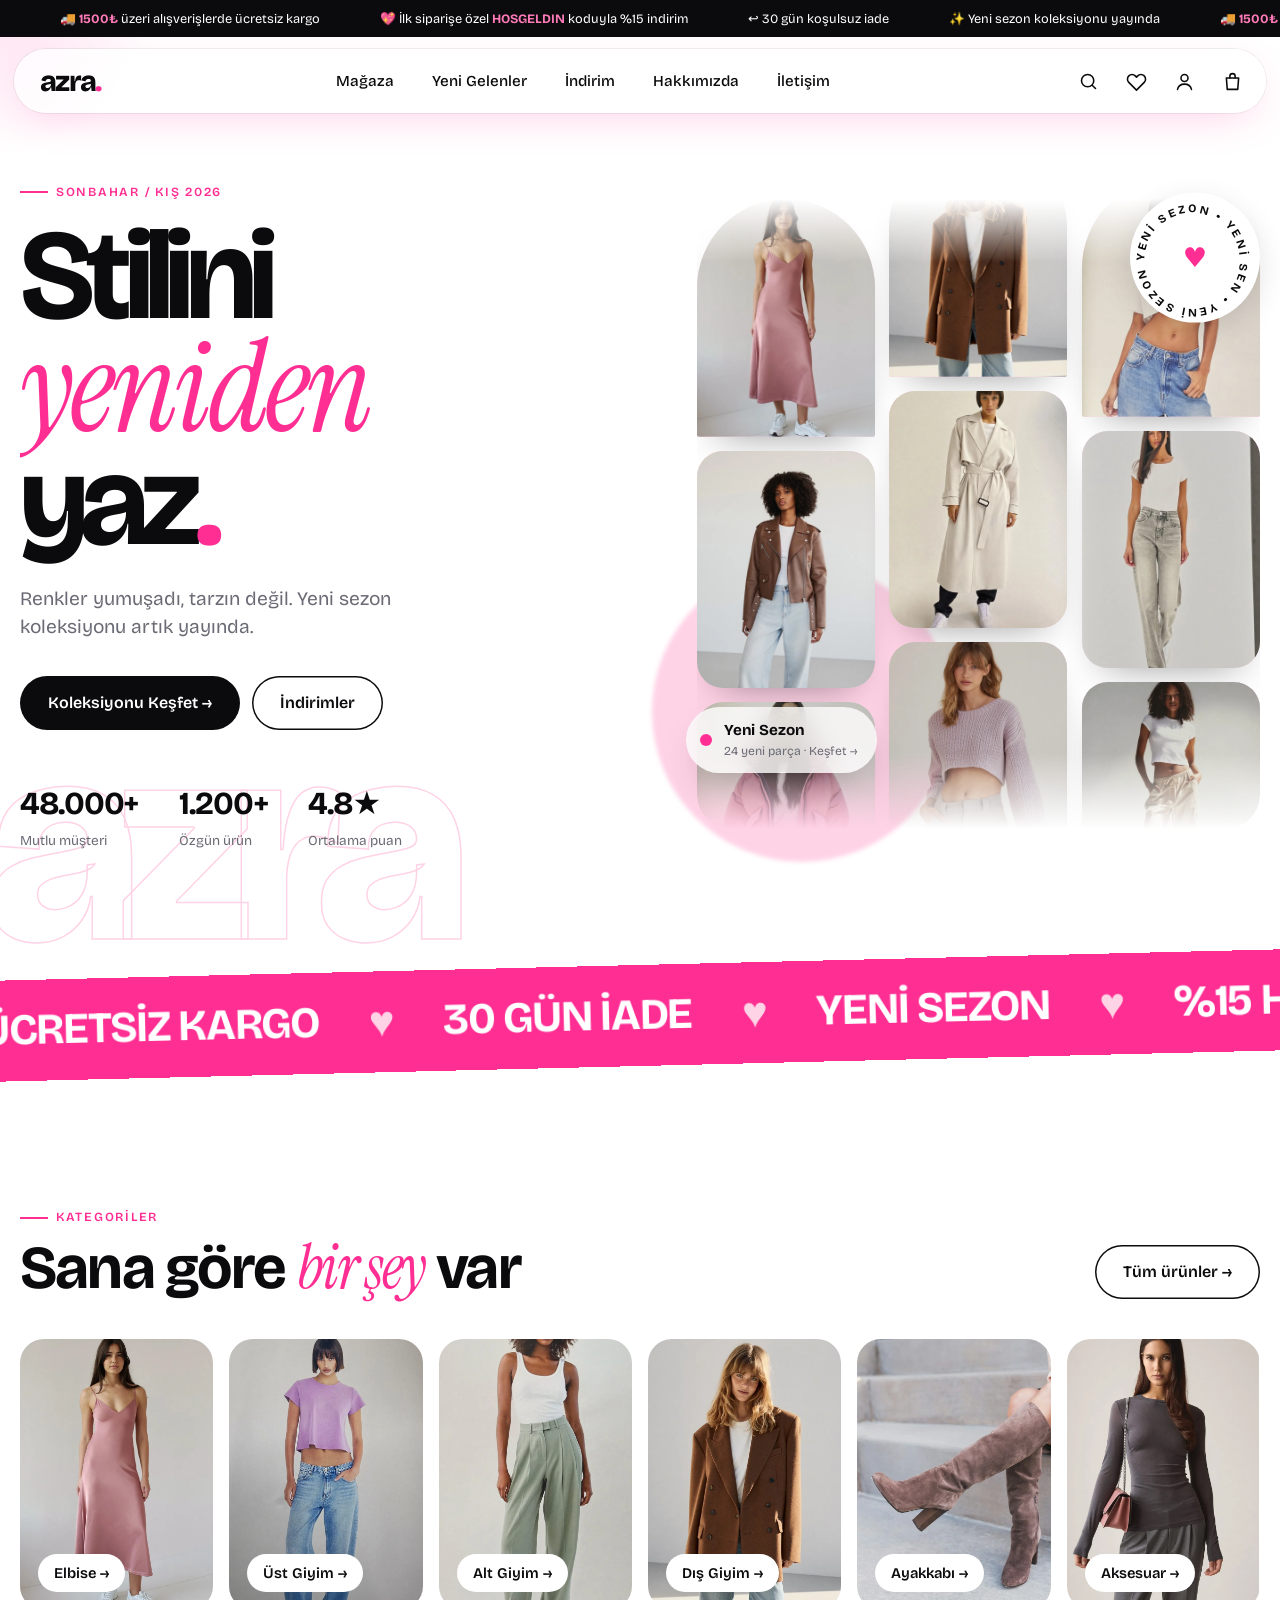
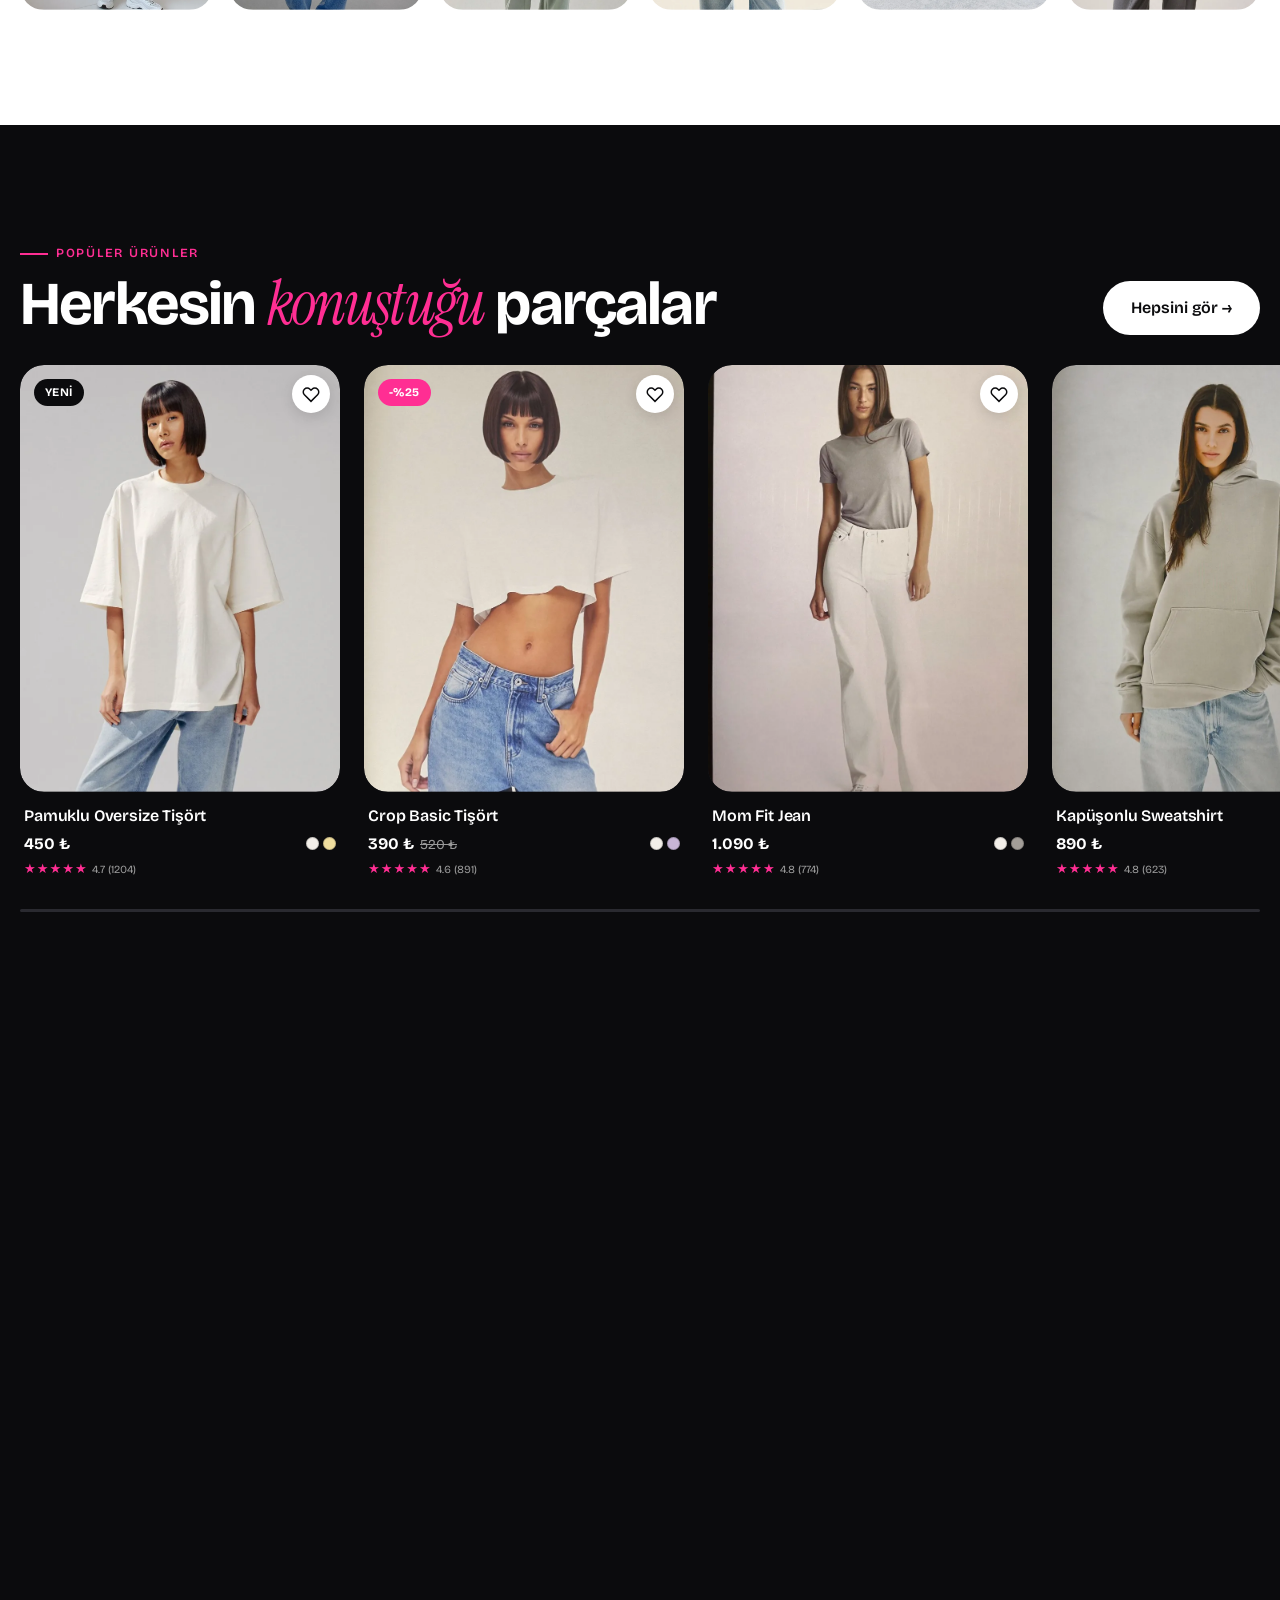
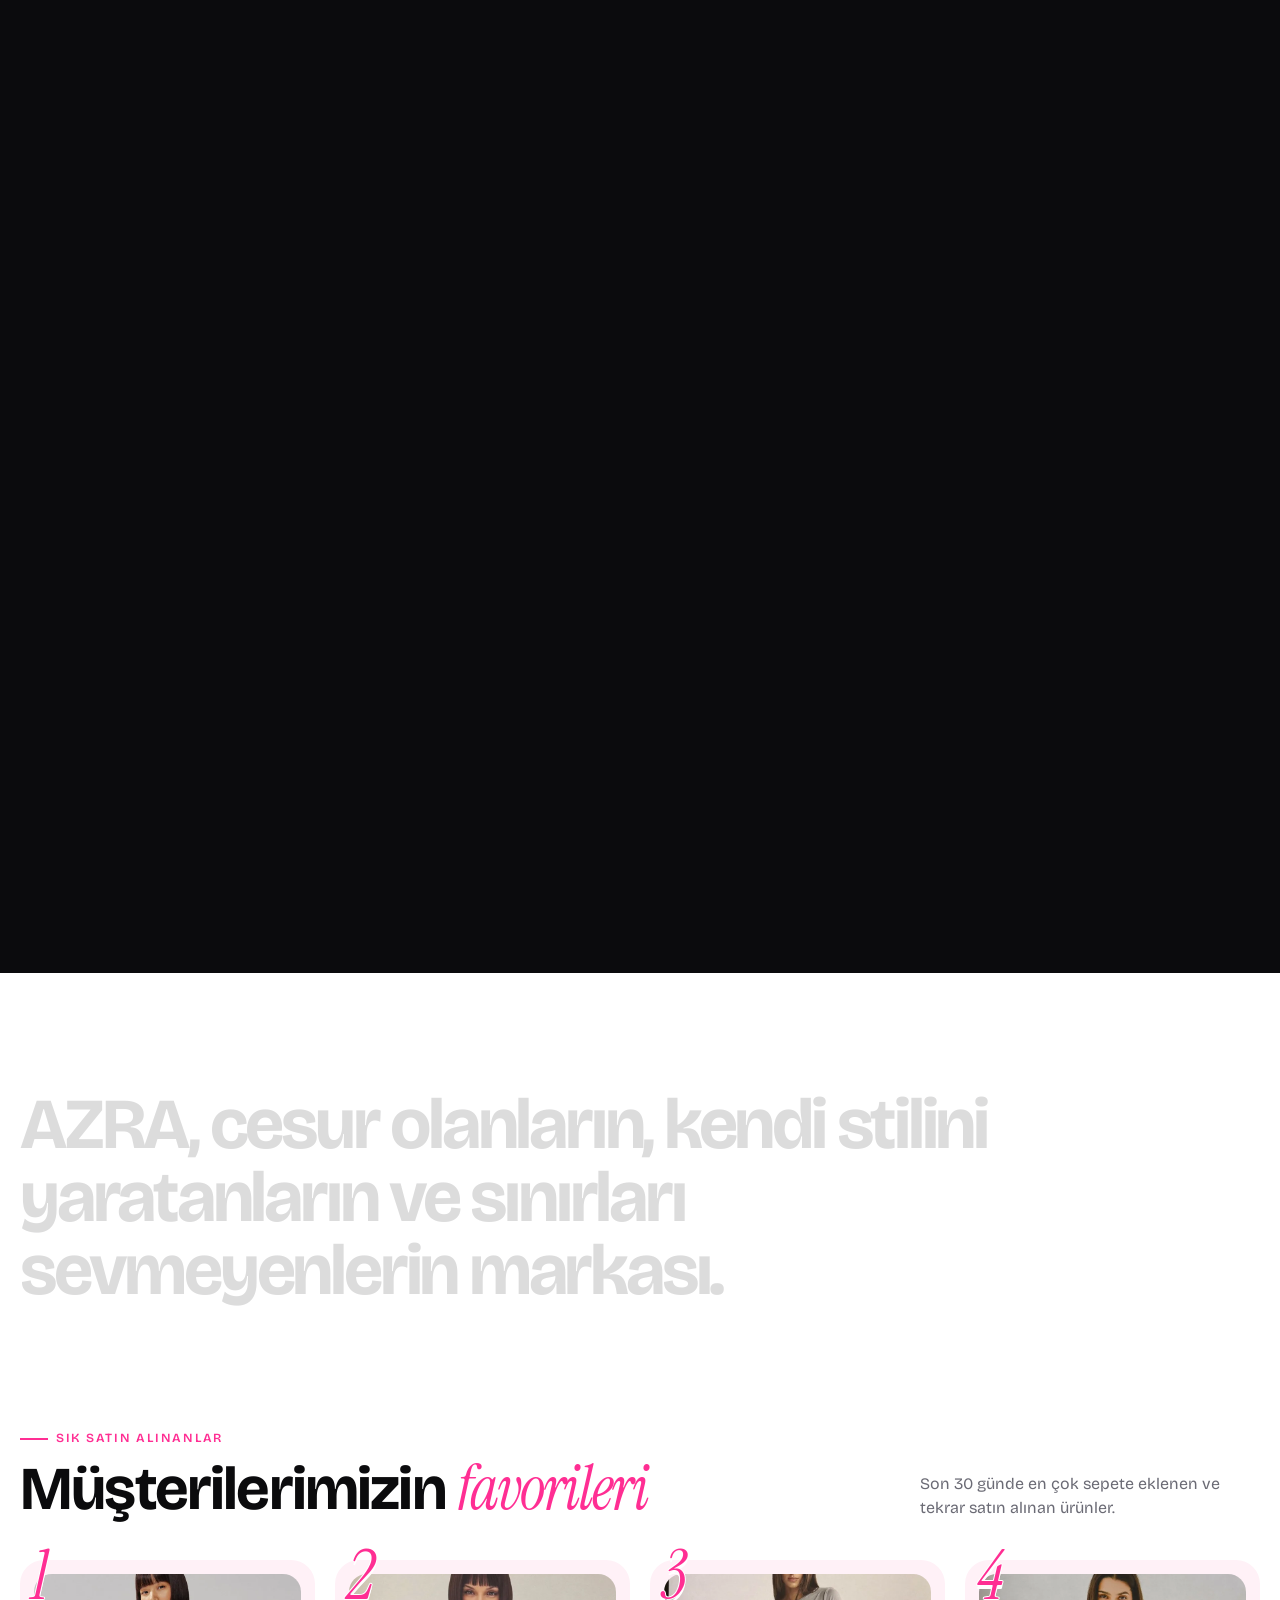
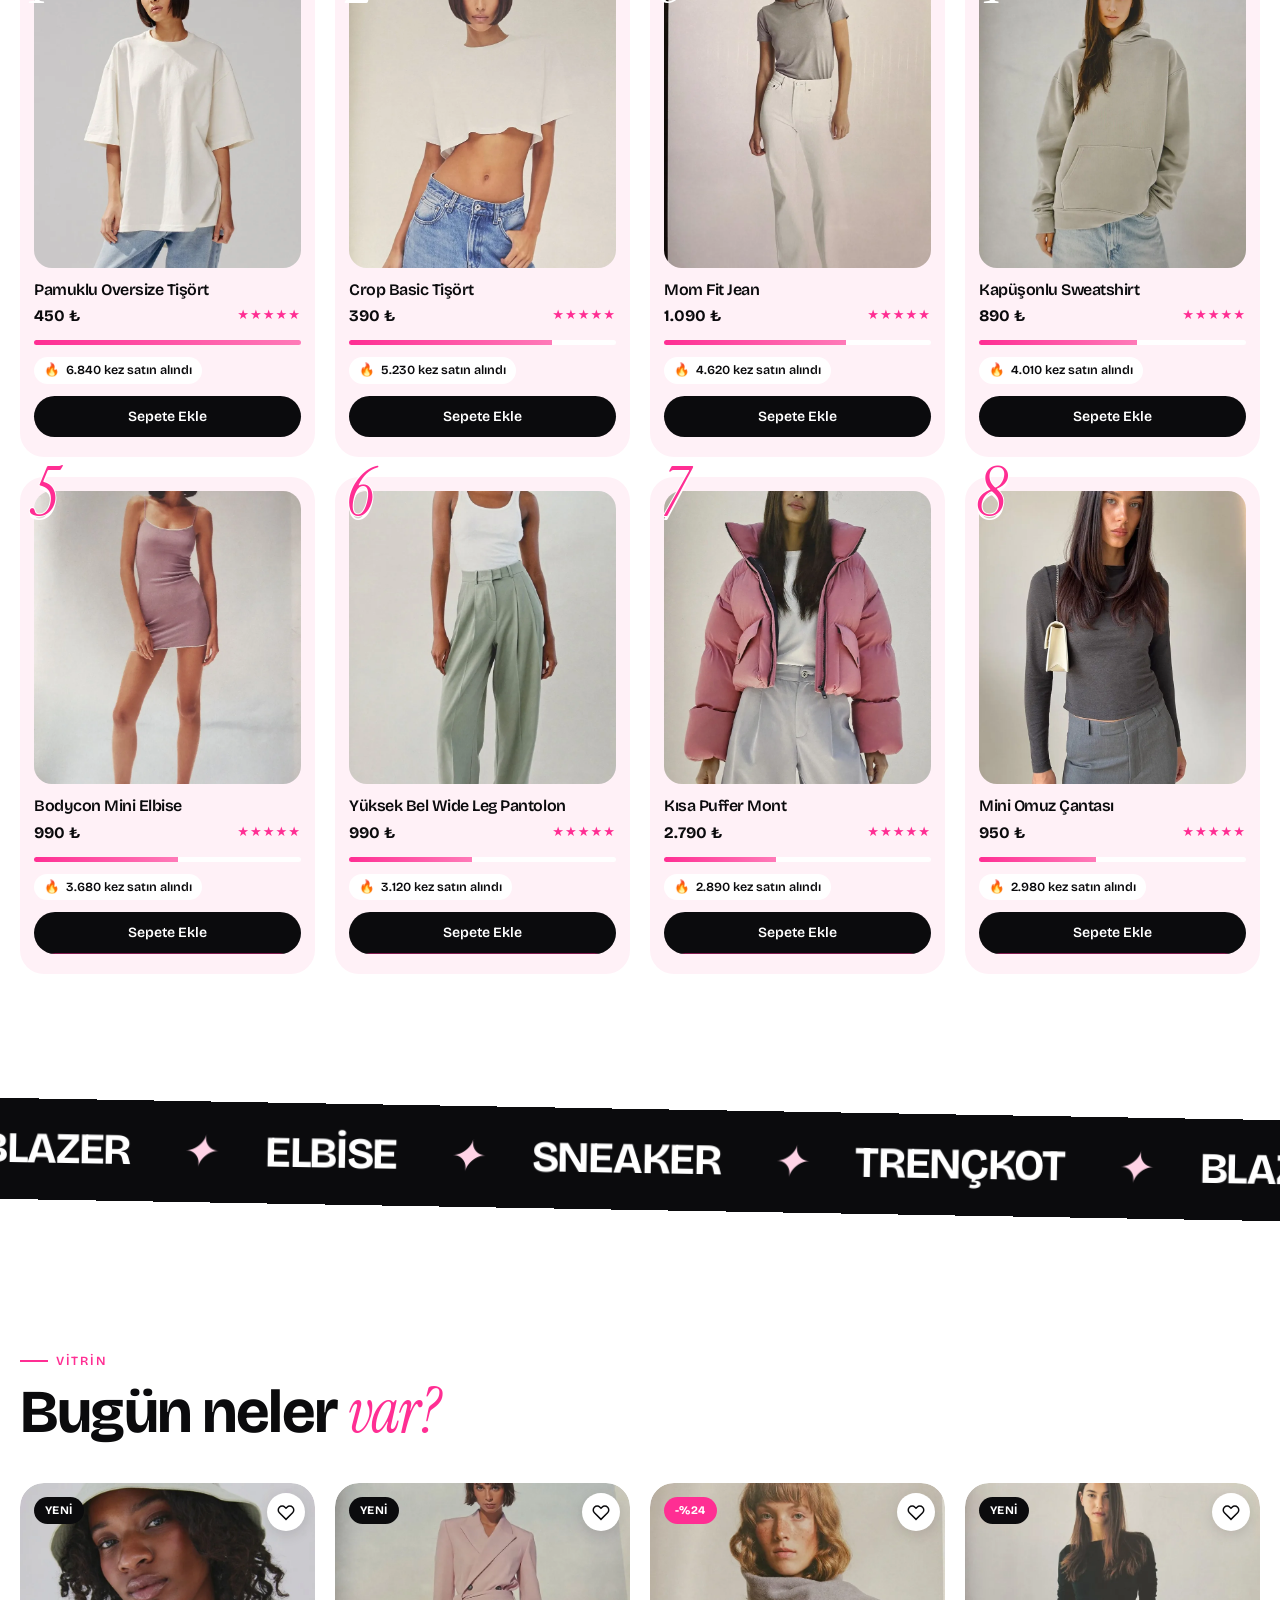
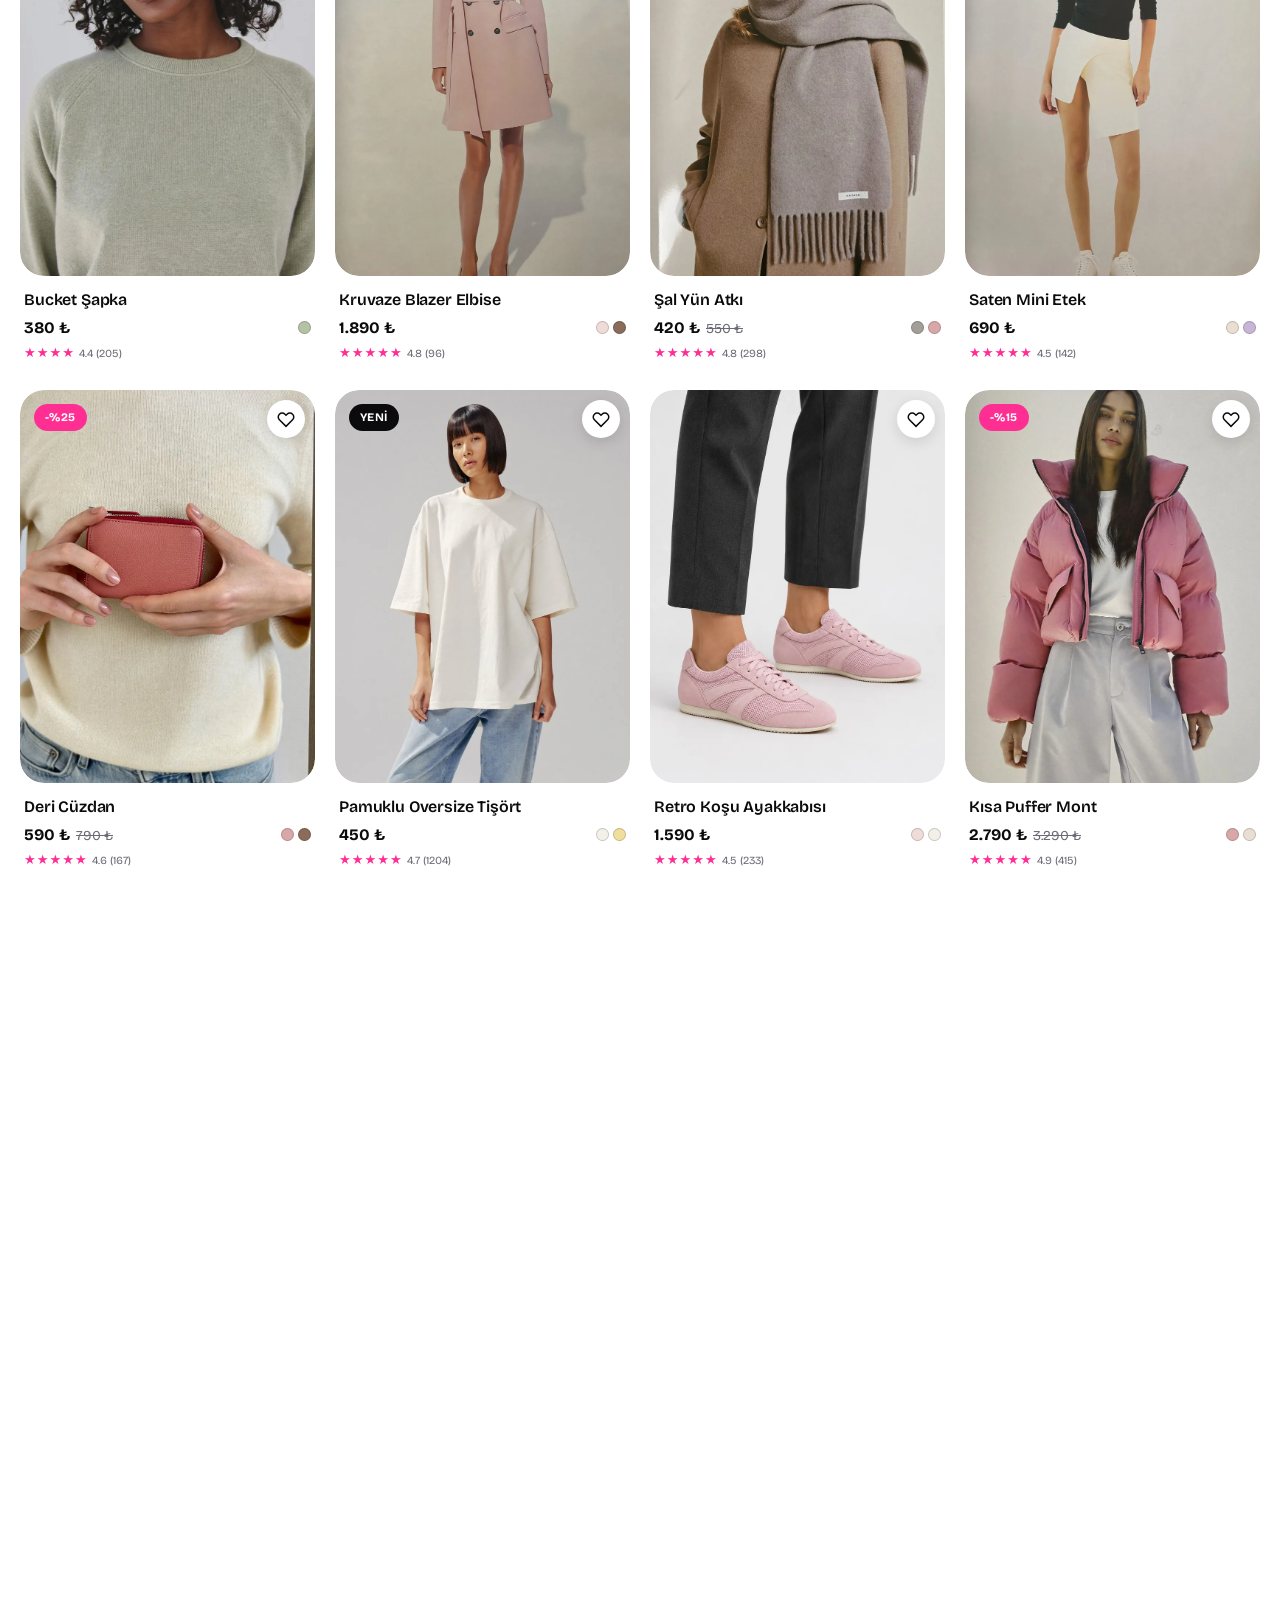
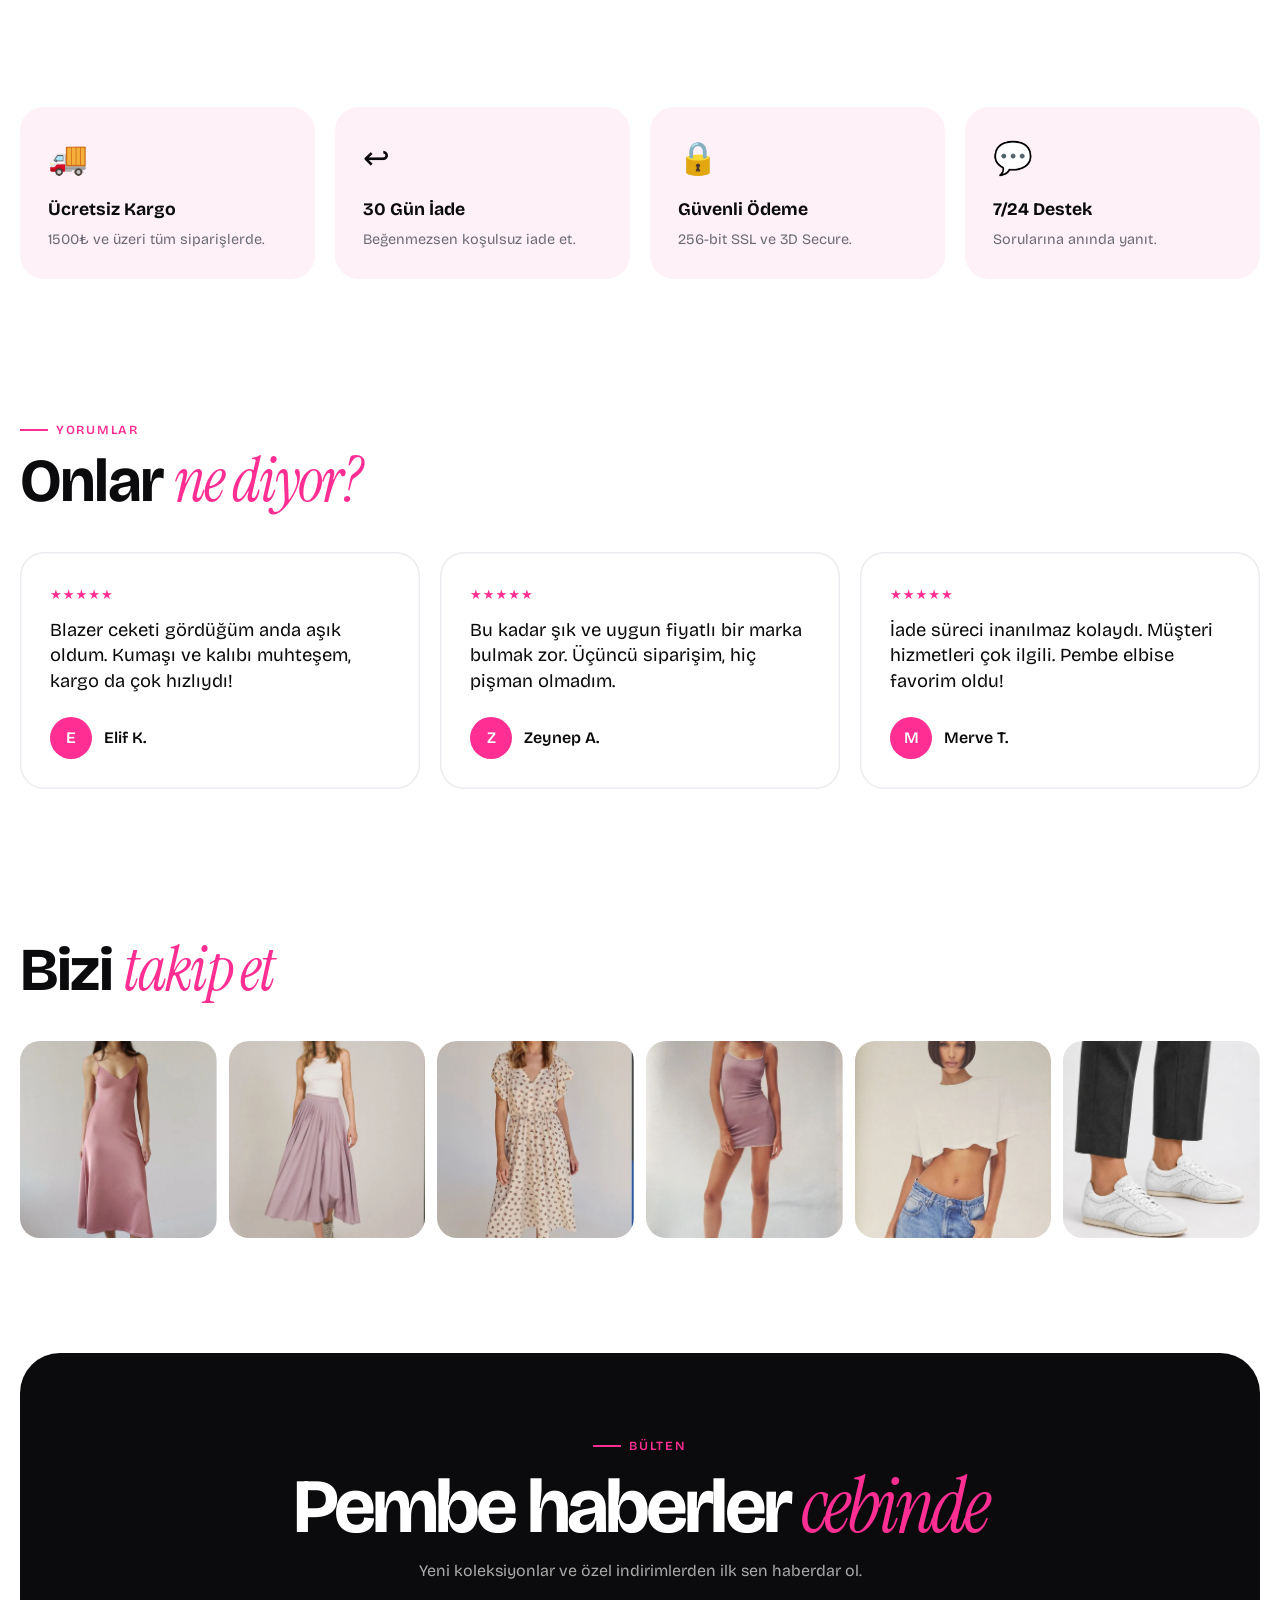
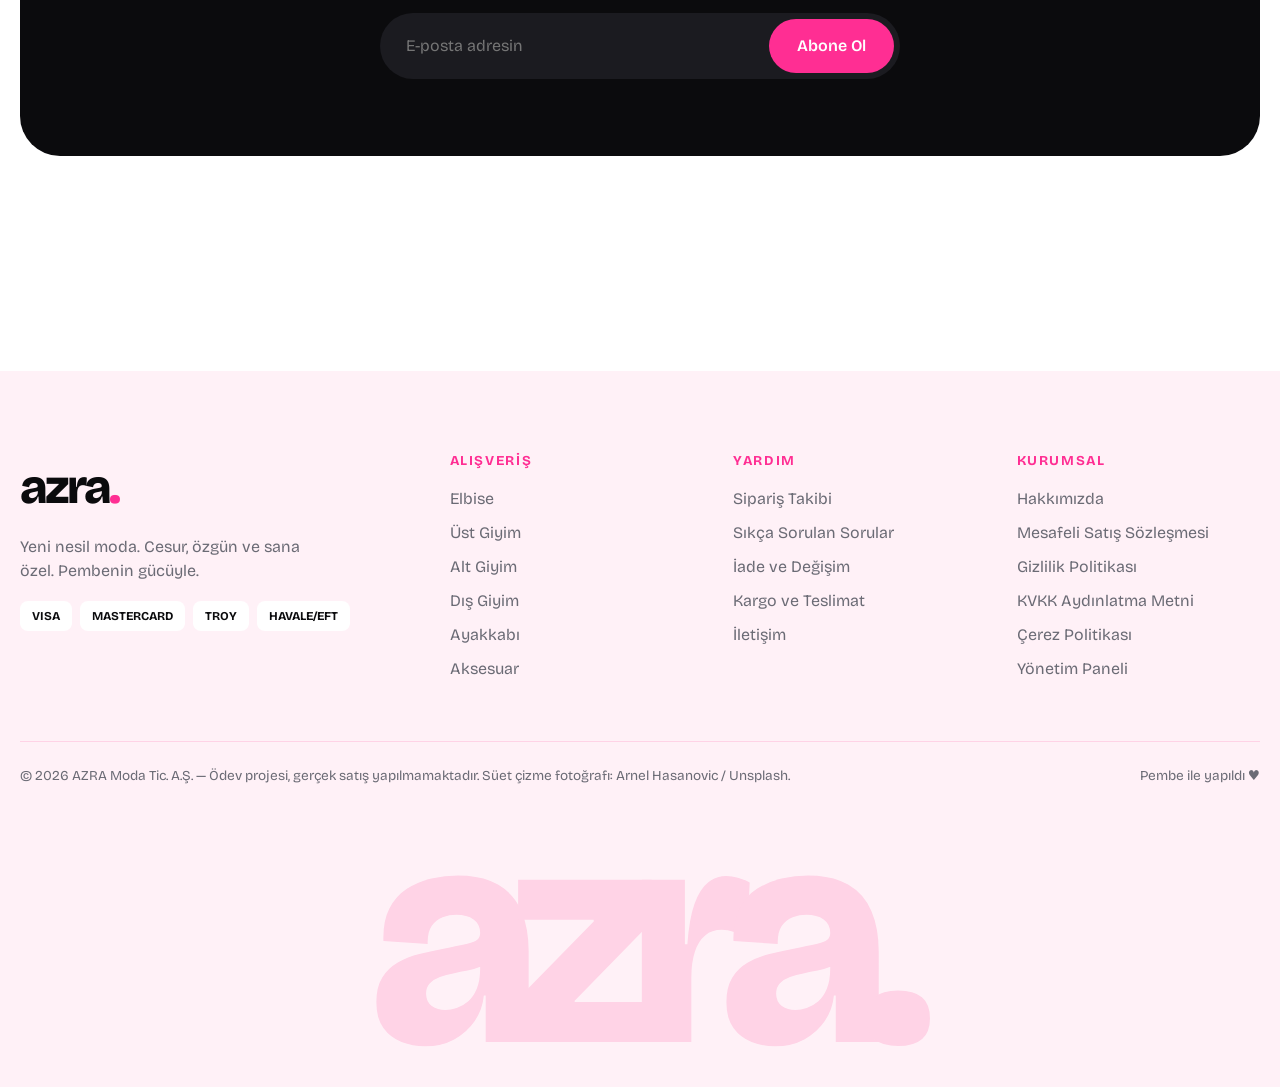
<file: index.html>
<!doctype html>
<html lang="tr">
<head>
<meta charset="utf-8"><meta name="viewport" content="width=device-width,initial-scale=1">
<title>AZRA — Yeni Nesil Moda</title>
<meta name="description" content="AZRA: toz gülden adaçayına yumuşak tonlarla yeni nesil giyim mağazası.">
<link rel="stylesheet" href="css/style.css">
<script defer src="js/data.js"></script><script defer src="js/app.js"></script><script defer src="js/pages.js"></script>
</head>
<body data-page="home">
<main>
<!-- HERO -->
<section class="hero"><div class="wrap">
 <div class="hero-grid">
  <div>
   <span class="eyebrow rv">Sonbahar / Kış 2026</span>
   <h1 style="margin-top:18px"><span class="mask"><span>Stilini</span></span><span class="mask" style="--d:.12s"><span><span class="serif">yeniden</span></span></span><span class="mask" style="--d:.24s"><span>yaz<span class="pink">.</span></span></span></h1>
   <p class="lead rv" style="--d:.4s">Renkler yumuşadı, tarzın değil. Yeni sezon koleksiyonu artık yayında.</p>
   <div class="cta rv" style="--d:.5s"><a class="btn" href="products.html?f=new">Koleksiyonu Keşfet →</a><a class="btn ghost" href="products.html?f=sale">İndirimler</a></div>
   <div class="hero-stats rv" style="--d:.6s"><div><b data-count="48000" data-suf="+">0</b><span>Mutlu müşteri</span></div><div><b data-count="1200" data-suf="+">0</b><span>Özgün ürün</span></div><div><b>4.8★</b><span>Ortalama puan</span></div></div>
  </div>
  <div class="hero-vis rv z">
   <div class="blob" data-speed=".08" style="width:300px;height:300px;background:var(--soft);left:-8%;bottom:-6%"></div>
   <div class="hv-cols" id="hv-cols" aria-label="Yeni sezon ürünleri"></div>
   <a class="hv-chip" href="products.html?f=new"><i></i><span><b>Yeni Sezon</b><small>24 yeni parça · Keşfet →</small></span></a>
   <div class="spinwrap" data-speed=".1"><svg class="spin" viewBox="0 0 130 130"><defs><path id="cp" d="M65 65m-48 0a48 48 0 1 1 96 0a48 48 0 1 1-96 0"/></defs><text><textPath href="#cp">YENİ SEZON • YENİ SEN • YENİ SEZON •</textPath></text></svg></div>
  </div>
 </div>
</div><div class="bgword" data-speed="-.05">azra</div></section>

<div class="band"><div class="mq"><span>ÜCRETSİZ KARGO</span><span class="serif">♥</span><span>30 GÜN İADE</span><span class="serif">♥</span><span>YENİ SEZON</span><span class="serif">♥</span><span>%15 HOŞ GELDİN</span><span class="serif">♥</span><span>ÜCRETSİZ KARGO</span><span class="serif">♥</span><span>30 GÜN İADE</span><span class="serif">♥</span><span>YENİ SEZON</span><span class="serif">♥</span><span>%15 HOŞ GELDİN</span><span class="serif">♥</span></div></div>

<!-- KATEGORİLER -->
<section class="sec"><div class="wrap">
 <div class="sec-head"><div><span class="eyebrow rv">Kategoriler</span><h2 class="title rv">Sana göre <span class="serif pink">bir şey</span> var</h2></div><a class="btn ghost rv" href="products.html">Tüm ürünler →</a></div>
 <div class="cats" id="cats"></div>
</div></section>

<!-- POPÜLER ÜRÜNLER: yatay kaydırmalı vitrin -->
<section class="hs"><div class="hs-pin">
 <div class="hs-head"><span class="eyebrow">Popüler Ürünler</span><div class="sec-head" style="margin:10px 0 0"><h2 class="title" style="color:#fff;margin:0">Herkesin <span class="serif pink">konuştuğu</span> parçalar</h2><a class="btn light" href="products.html">Hepsini gör →</a></div></div>
 <div class="hs-track" id="pop-track"></div>
 <div class="hs-bar"><i></i></div>
</div></section>

<!-- MANİFESTO -->
<section class="sec"><div class="wrap"><p class="statement">AZRA, cesur olanların, kendi stilini yaratanların ve sınırları sevmeyenlerin markası.</p></div></section>

<!-- SIK SATIN ALINANLAR -->
<section class="sec" style="padding-top:0"><div class="wrap">
 <div class="sec-head"><div><span class="eyebrow rv">Sık Satın Alınanlar</span><h2 class="title rv">Müşterilerimizin <span class="serif pink">favorileri</span></h2></div><p class="muted rv" style="max-width:340px">Son 30 günde en çok sepete eklenen ve tekrar satın alınan ürünler.</p></div>
 <div class="rank" id="rank"></div>
</div></section>

<div class="band dark"><div class="mq"><span>BLAZER</span><span class="serif pink">✦</span><span>ELBİSE</span><span class="serif pink">✦</span><span>SNEAKER</span><span class="serif pink">✦</span><span>TRENÇKOT</span><span class="serif pink">✦</span><span>BLAZER</span><span class="serif pink">✦</span><span>ELBİSE</span><span class="serif pink">✦</span><span>SNEAKER</span><span class="serif pink">✦</span><span>TRENÇKOT</span><span class="serif pink">✦</span></div></div>

<!-- VİTRİN (sekmeli) -->
<section class="sec"><div class="wrap">
 <div class="sec-head"><div><span class="eyebrow rv">Vitrin</span><h2 class="title rv">Bugün neler <span class="serif pink">var?</span></h2></div>
  <div class="tabs rv" id="vit-tabs"><button class="tab on" data-k="new">Yeni Gelenler</button><button class="tab" data-k="sale">İndirimdekiler</button><button class="tab" data-k="top">En Yüksek Puanlı</button></div></div>
 <div class="grid" id="vit"></div>
</div></section>

<!-- KAMPANYA -->
<section class="sec" style="padding-top:0"><div class="wrap">
 <div class="promo rv z"><div class="t"><span class="eyebrow" style="color:#fff">Sınırlı süre</span><h2 style="margin-top:14px">İlk alışverişe<br><span class="serif">%15</span> indirim</h2><p>Üye ol, kodu sepette kullan; sonbaharın en güzel fırsatını kaçırma.</p><div class="code">HOSGELDIN</div><br><a class="btn light" href="login.html">Hemen Üye Ol →</a></div>
  <div class="v"><div class="circle" data-speed=".1" style="width:340px;height:340px;background:#ff7ab8;right:-60px;top:-60px"></div><div class="circle" data-speed="-.07" style="width:180px;height:180px;background:#0b0b0d;left:6%;bottom:-50px"></div>
   <div class="tk tk-b" data-speed="-.06" aria-hidden="true"><span>sınırlı süre</span><b class="serif">fırsat</b><span>★ ★ ★</span></div>
   <button type="button" class="tk tk-a" id="tk-a" data-speed=".05" aria-label="HOSGELDIN kodunu kopyala">
    <span class="tk-top"><small>AZRA · HEDİYE KUPONU</small><span class="tk-big"><i class="serif">%</i>15</span><em class="serif">ilk alışverişine özel</em></span>
    <span class="tk-stub"><span class="tk-code"><small>KOD</small><b>HOSGELDIN</b></span><span class="tk-bars"></span><span class="tk-copy">Dokun, kopyala</span></span>
   </button></div></div>
</div></section>

<!-- AVANTAJLAR -->
<section class="sec" style="padding-top:20px"><div class="wrap"><div class="feats">
 <div class="feat rv"><div class="e">🚚</div><h4>Ücretsiz Kargo</h4><p>1500₺ ve üzeri tüm siparişlerde.</p></div>
 <div class="feat rv" style="--d:.08s"><div class="e">↩️</div><h4>30 Gün İade</h4><p>Beğenmezsen koşulsuz iade et.</p></div>
 <div class="feat rv" style="--d:.16s"><div class="e">🔒</div><h4>Güvenli Ödeme</h4><p>256-bit SSL ve 3D Secure.</p></div>
 <div class="feat rv" style="--d:.24s"><div class="e">💬</div><h4>7/24 Destek</h4><p>Sorularına anında yanıt.</p></div>
</div></div></section>

<!-- YORUMLAR -->
<section class="sec" style="padding-top:20px"><div class="wrap">
 <div class="sec-head"><div><span class="eyebrow rv">Yorumlar</span><h2 class="title rv">Onlar <span class="serif pink">ne diyor?</span></h2></div></div>
 <div class="tst">
  <div class="tc rv"><span class="stars">★★★★★</span><q>Blazer ceketi gördüğüm anda aşık oldum. Kumaşı ve kalıbı muhteşem, kargo da çok hızlıydı!</q><div class="who"><i>E</i>Elif K.</div></div>
  <div class="tc rv" style="--d:.1s"><span class="stars">★★★★★</span><q>Bu kadar şık ve uygun fiyatlı bir marka bulmak zor. Üçüncü siparişim, hiç pişman olmadım.</q><div class="who"><i>Z</i>Zeynep A.</div></div>
  <div class="tc rv" style="--d:.2s"><span class="stars">★★★★★</span><q>İade süreci inanılmaz kolaydı. Müşteri hizmetleri çok ilgili. Pembe elbise favorim oldu!</q><div class="who"><i>M</i>Merve T.</div></div>
 </div>
</div></section>

<!-- INSTA -->
<section class="sec" style="padding-top:0"><div class="wrap">
 <div class="sec-head"><div><span class="eyebrow rv">@azra.moda</span><h2 class="title rv">Bizi <span class="serif pink">takip et</span></h2></div></div>
 <div class="insta" id="insta"></div>
</div></section>

<!-- BÜLTEN -->
<section class="sec" style="padding-top:0"><div class="wrap"><div class="news rv z">
 <span class="eyebrow">Bülten</span><h2 style="margin-top:12px">Pembe haberler <span class="serif pink">cebinde</span></h2><p style="color:#aaa;margin-top:12px">Yeni koleksiyonlar ve özel indirimlerden ilk sen haberdar ol.</p>
 <form id="news-form"><input type="email" placeholder="E-posta adresin" required><button class="btn pinkb">Abone Ol</button></form>
</div></div></section>
</main>
</body>
</html>
</file>
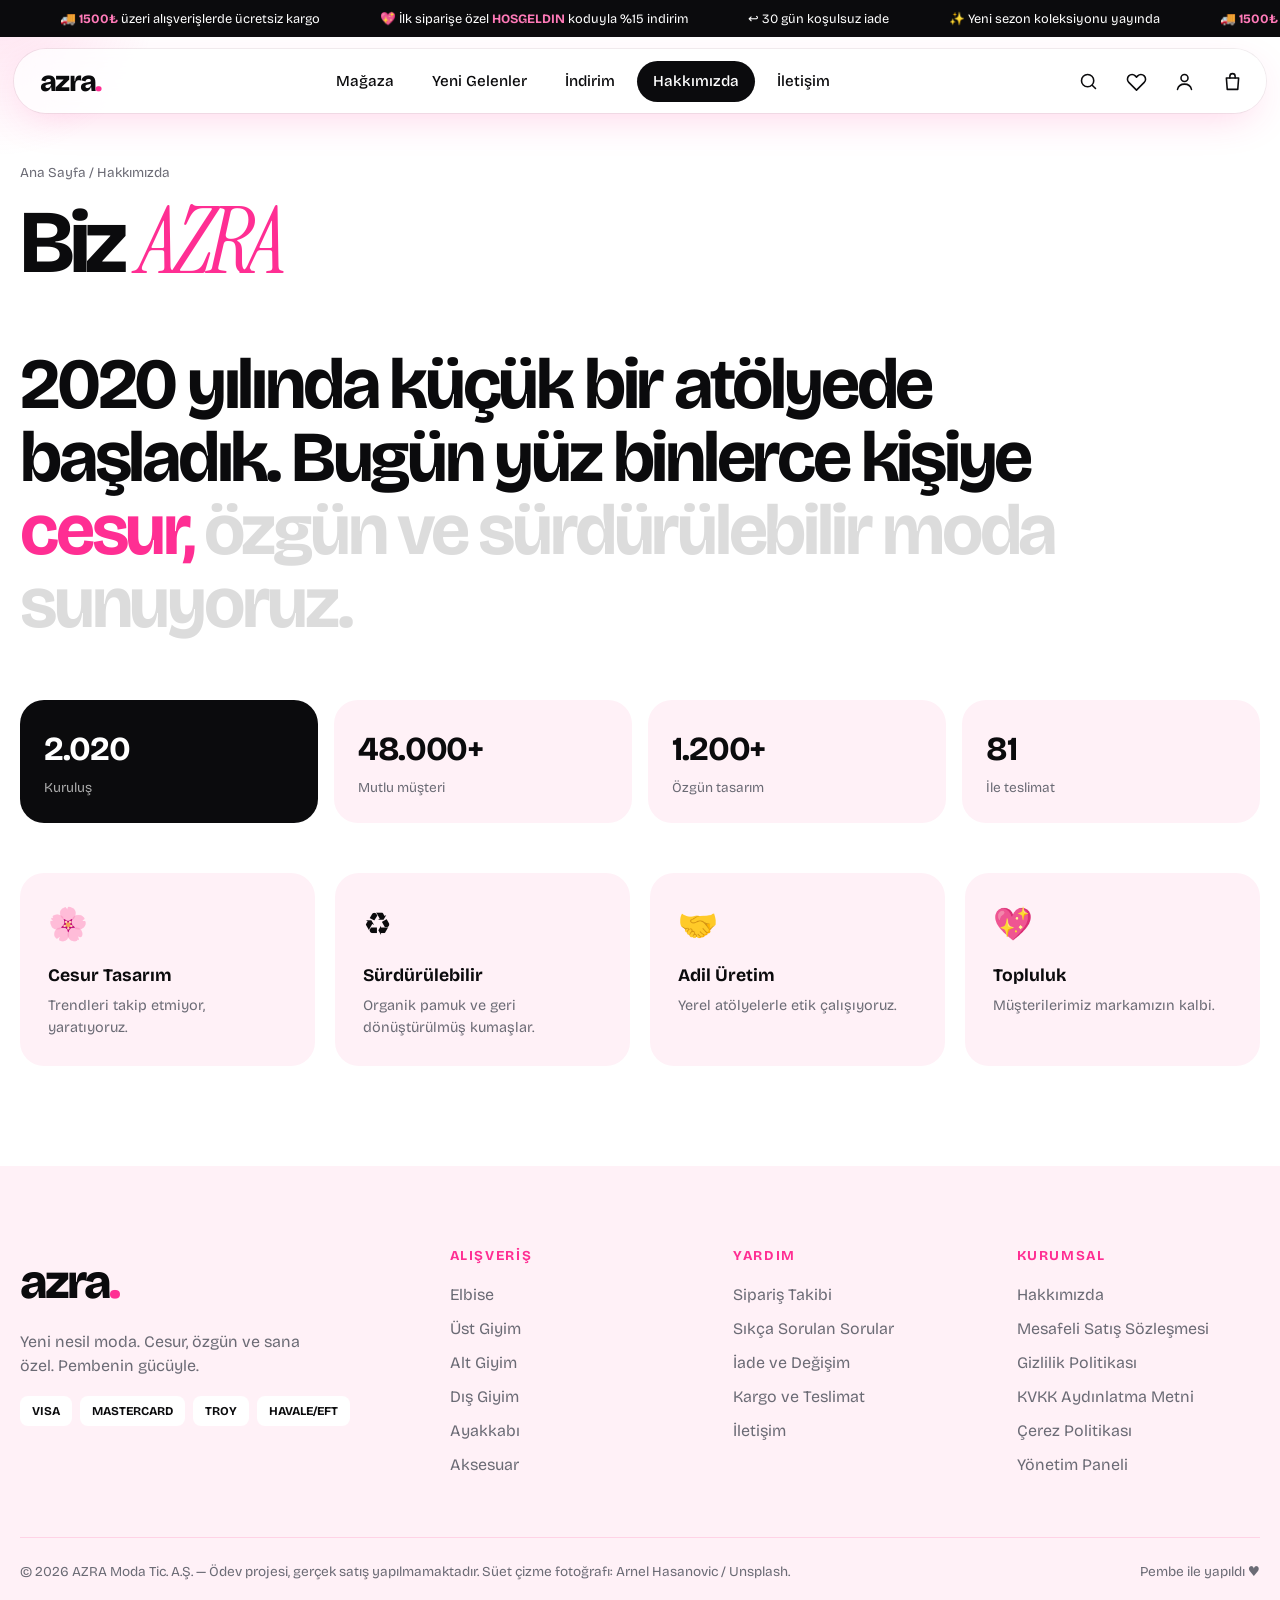
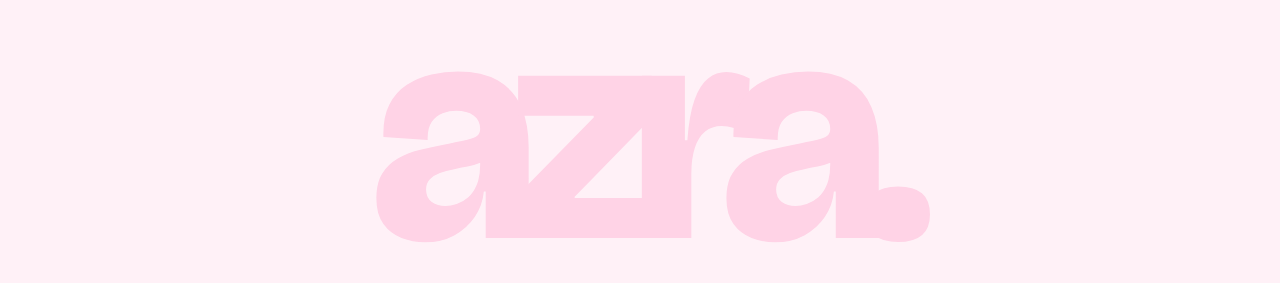
<file: about.html>
<!doctype html>
<html lang="tr">
<head>
<meta charset="utf-8"><meta name="viewport" content="width=device-width,initial-scale=1">
<title>Hakkımızda — AZRA</title>
<link rel="stylesheet" href="css/style.css">
<script defer src="js/data.js"></script><script defer src="js/app.js"></script><script defer src="js/pages.js"></script>
</head>
<body data-page="about">
<main class="wrap">
<div class="ph"><div class="crumbs"><a href="index.html">Ana Sayfa</a> / Hakkımızda</div><h1 class="rv">Biz <span class="serif pink">AZRA</span></h1></div>
<p class="statement" style="margin:40px 0">2020 yılında küçük bir atölyede başladık. Bugün yüz binlerce kişiye cesur, özgün ve sürdürülebilir moda sunuyoruz.</p>
<div class="stats" style="margin-top:60px"><div class="stat dk rv"><b data-count="2020">0</b><span>Kuruluş</span></div><div class="stat rv"><b data-count="48000" data-suf="+">0</b><span>Mutlu müşteri</span></div><div class="stat rv"><b data-count="1200" data-suf="+">0</b><span>Özgün tasarım</span></div><div class="stat rv"><b data-count="81">0</b><span>İle teslimat</span></div></div>
<div class="feats" style="margin-top:50px"><div class="feat rv"><div class="e">🌸</div><h4>Cesur Tasarım</h4><p>Trendleri takip etmiyor, yaratıyoruz.</p></div><div class="feat rv"><div class="e">♻️</div><h4>Sürdürülebilir</h4><p>Organik pamuk ve geri dönüştürülmüş kumaşlar.</p></div><div class="feat rv"><div class="e">🤝</div><h4>Adil Üretim</h4><p>Yerel atölyelerle etik çalışıyoruz.</p></div><div class="feat rv"><div class="e">💖</div><h4>Topluluk</h4><p>Müşterilerimiz markamızın kalbi.</p></div></div>
</main>
</body>
</html>
</file>
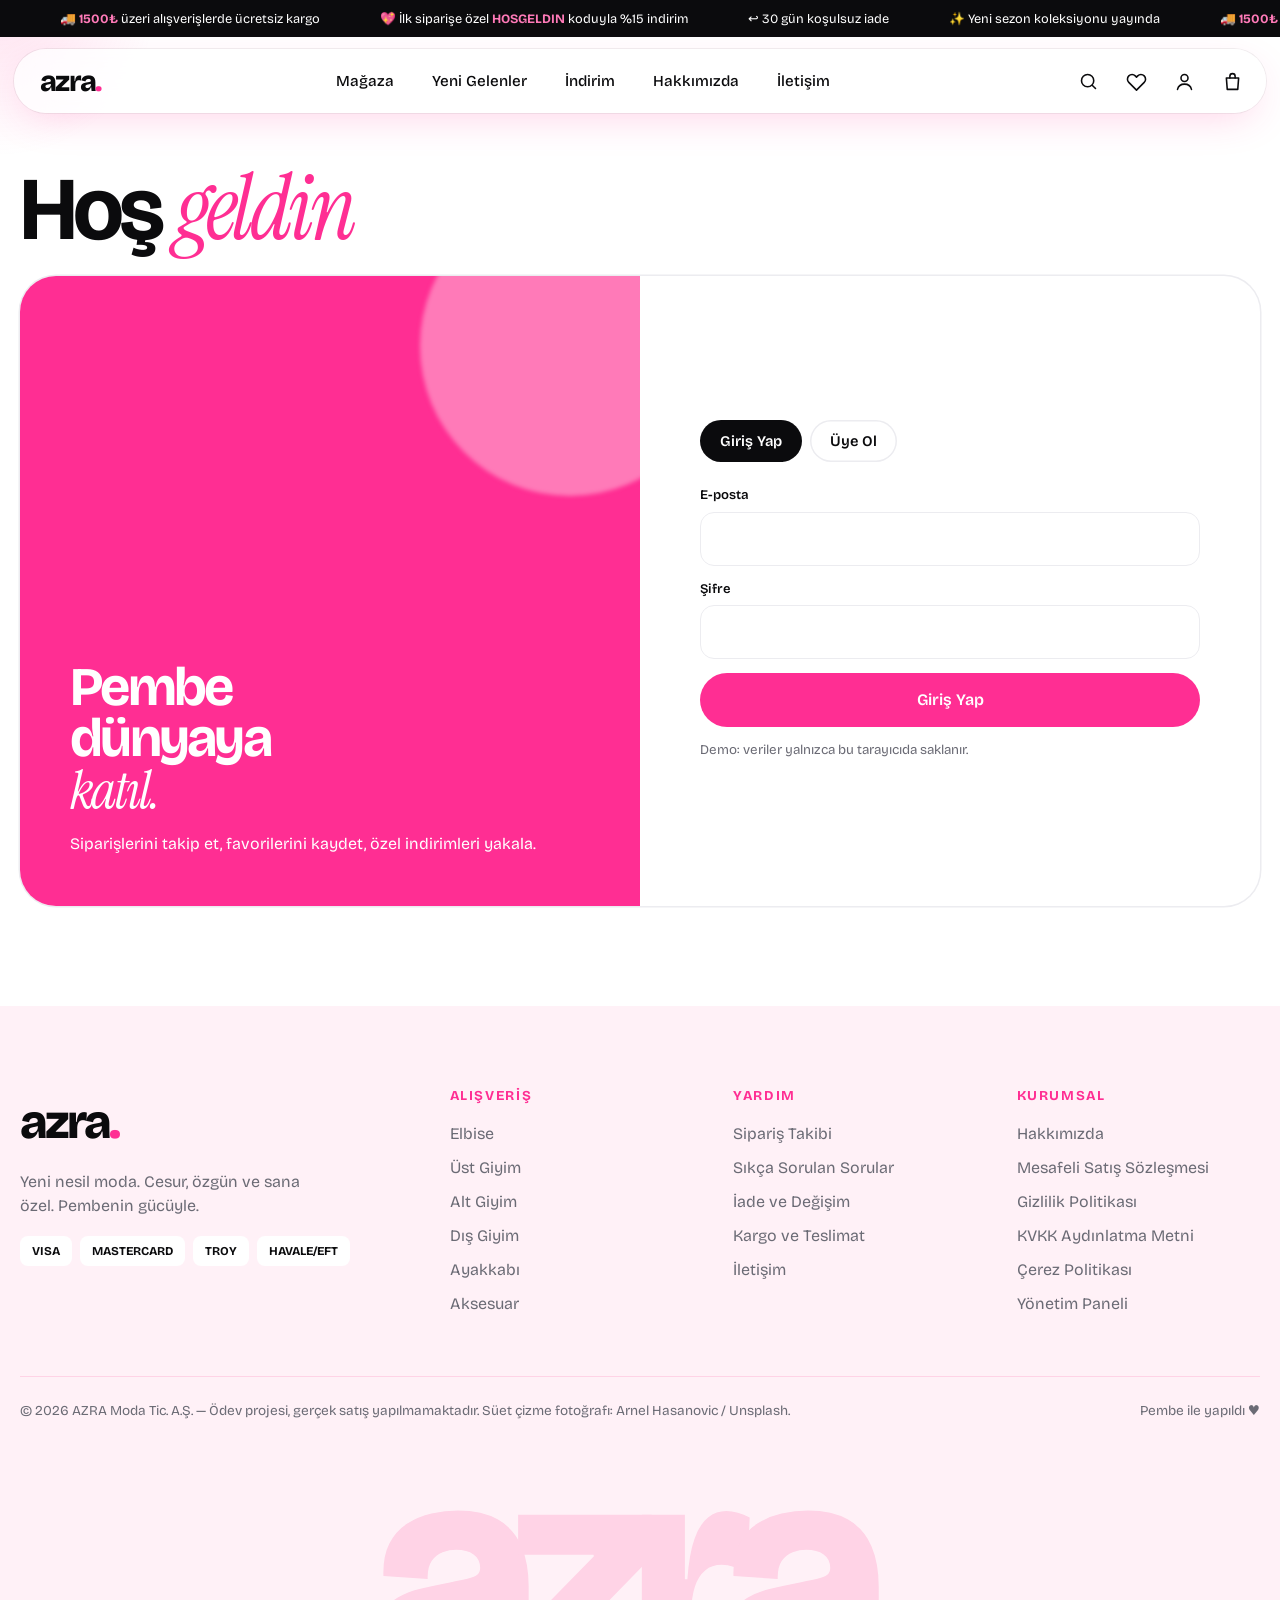
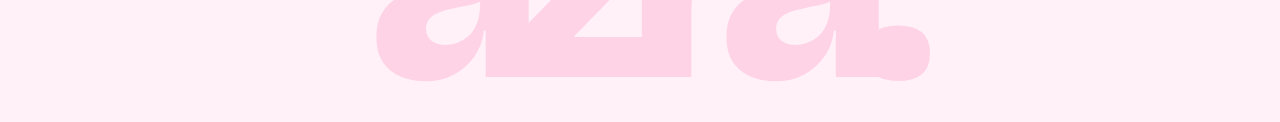
<file: account.html>
<!doctype html>
<html lang="tr">
<head>
<meta charset="utf-8"><meta name="viewport" content="width=device-width,initial-scale=1">
<title>Hesabım — AZRA</title>
<link rel="stylesheet" href="css/style.css">
<script defer src="js/data.js"></script><script defer src="js/app.js"></script><script defer src="js/pages.js"></script>
</head>
<body data-page="account">
<main class="wrap">
<div class="ph"><div class="crumbs"><a href="index.html">Ana Sayfa</a> / Hesabım</div><h1 class="rv">Merhaba <span class="serif pink" id="hello"></span></h1></div><div id="acc"></div>
</main>
</body>
</html>
</file>
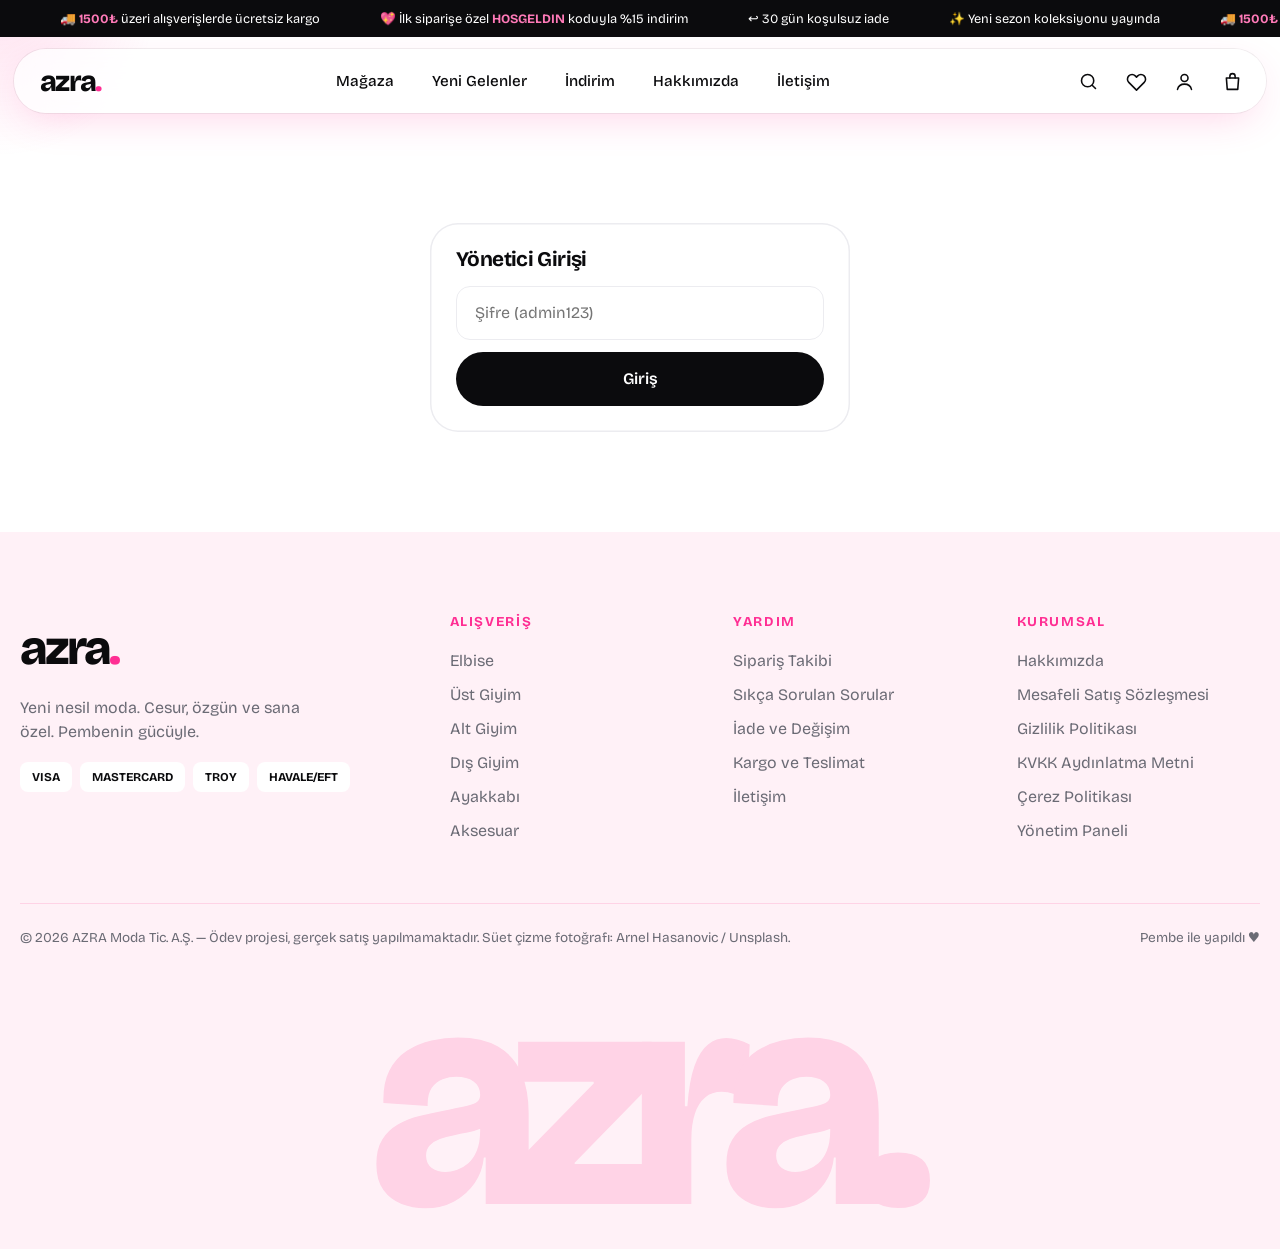
<file: admin.html>
<!doctype html>
<html lang="tr">
<head>
<meta charset="utf-8"><meta name="viewport" content="width=device-width,initial-scale=1">
<title>Yönetim — AZRA</title>
<link rel="stylesheet" href="css/style.css">
<script defer src="js/data.js"></script><script defer src="js/app.js"></script><script defer src="js/pages.js"></script>
</head>
<body data-page="admin">
<main class="wrap">
<div class="ph"></div><div id="adm"></div>
</main>
</body>
</html>
</file>
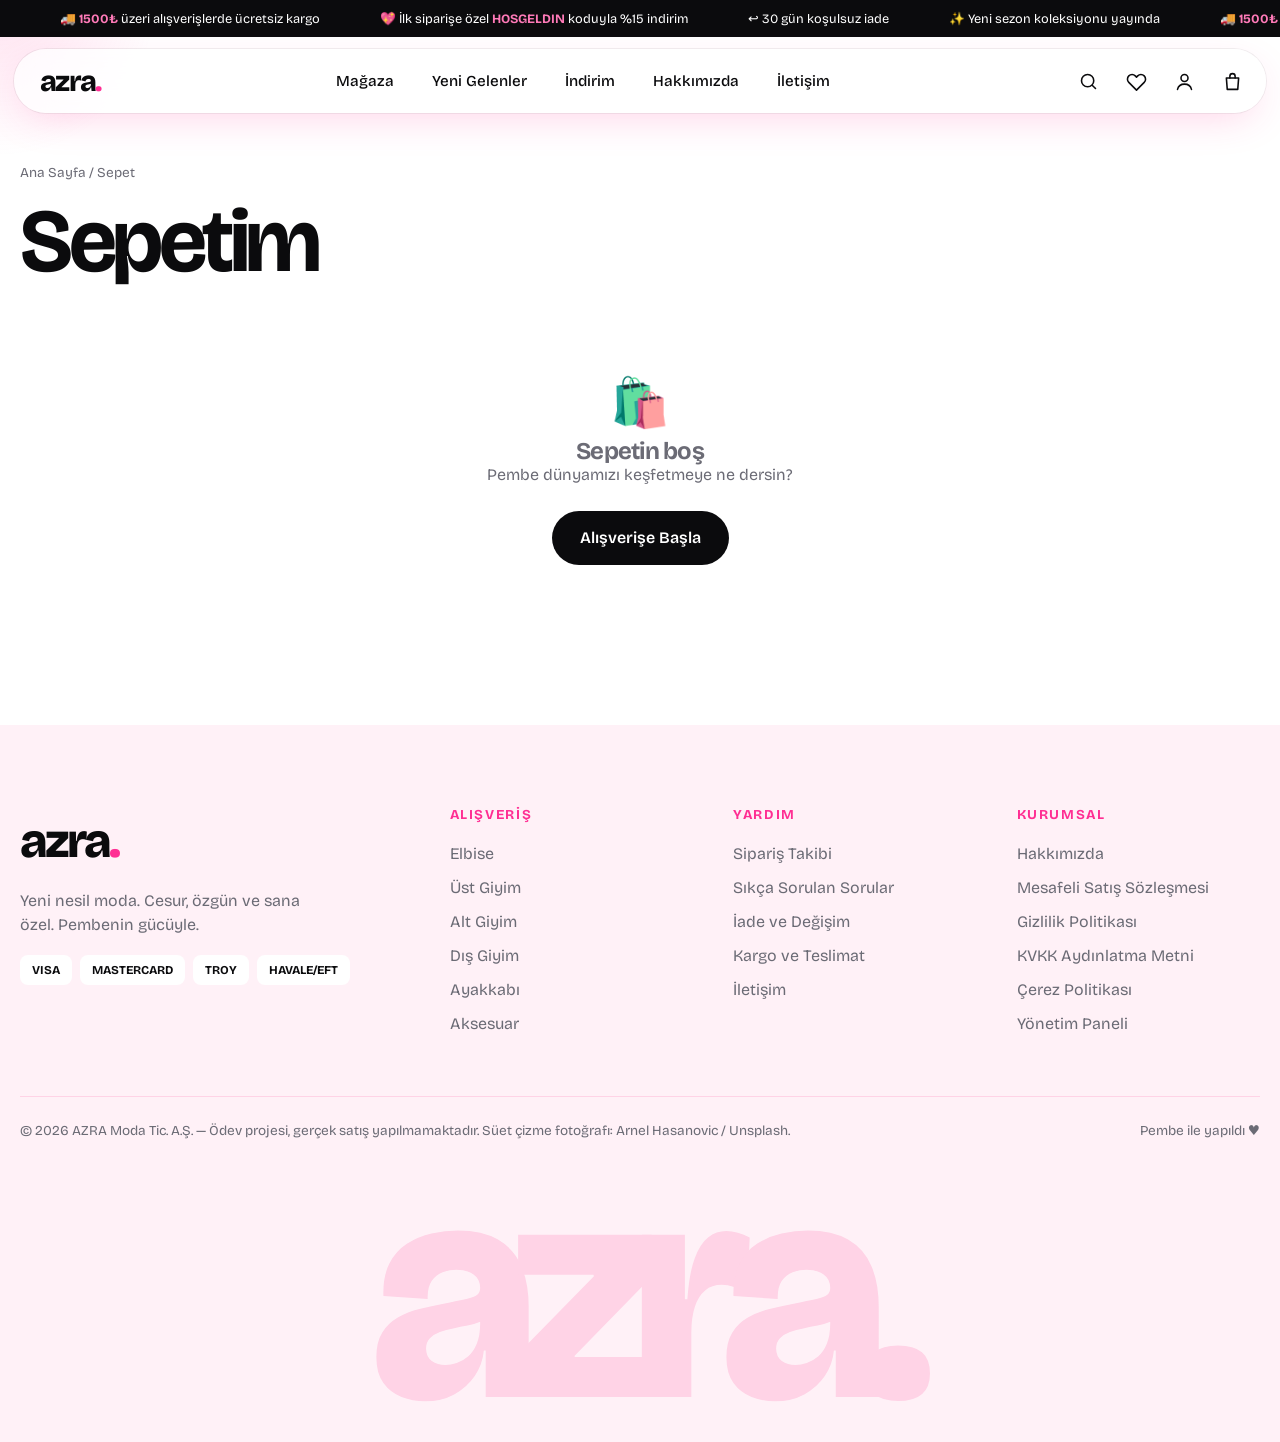
<file: cart.html>
<!doctype html>
<html lang="tr">
<head>
<meta charset="utf-8"><meta name="viewport" content="width=device-width,initial-scale=1">
<title>Sepetim — AZRA</title>
<link rel="stylesheet" href="css/style.css">
<script defer src="js/data.js"></script><script defer src="js/app.js"></script><script defer src="js/pages.js"></script>
</head>
<body data-page="cart">
<main class="wrap">
<div class="ph"><div class="crumbs"><a href="index.html">Ana Sayfa</a> / Sepet</div><h1 class="rv">Sepetim</h1></div><div id="cart"></div>
</main>
</body>
</html>
</file>
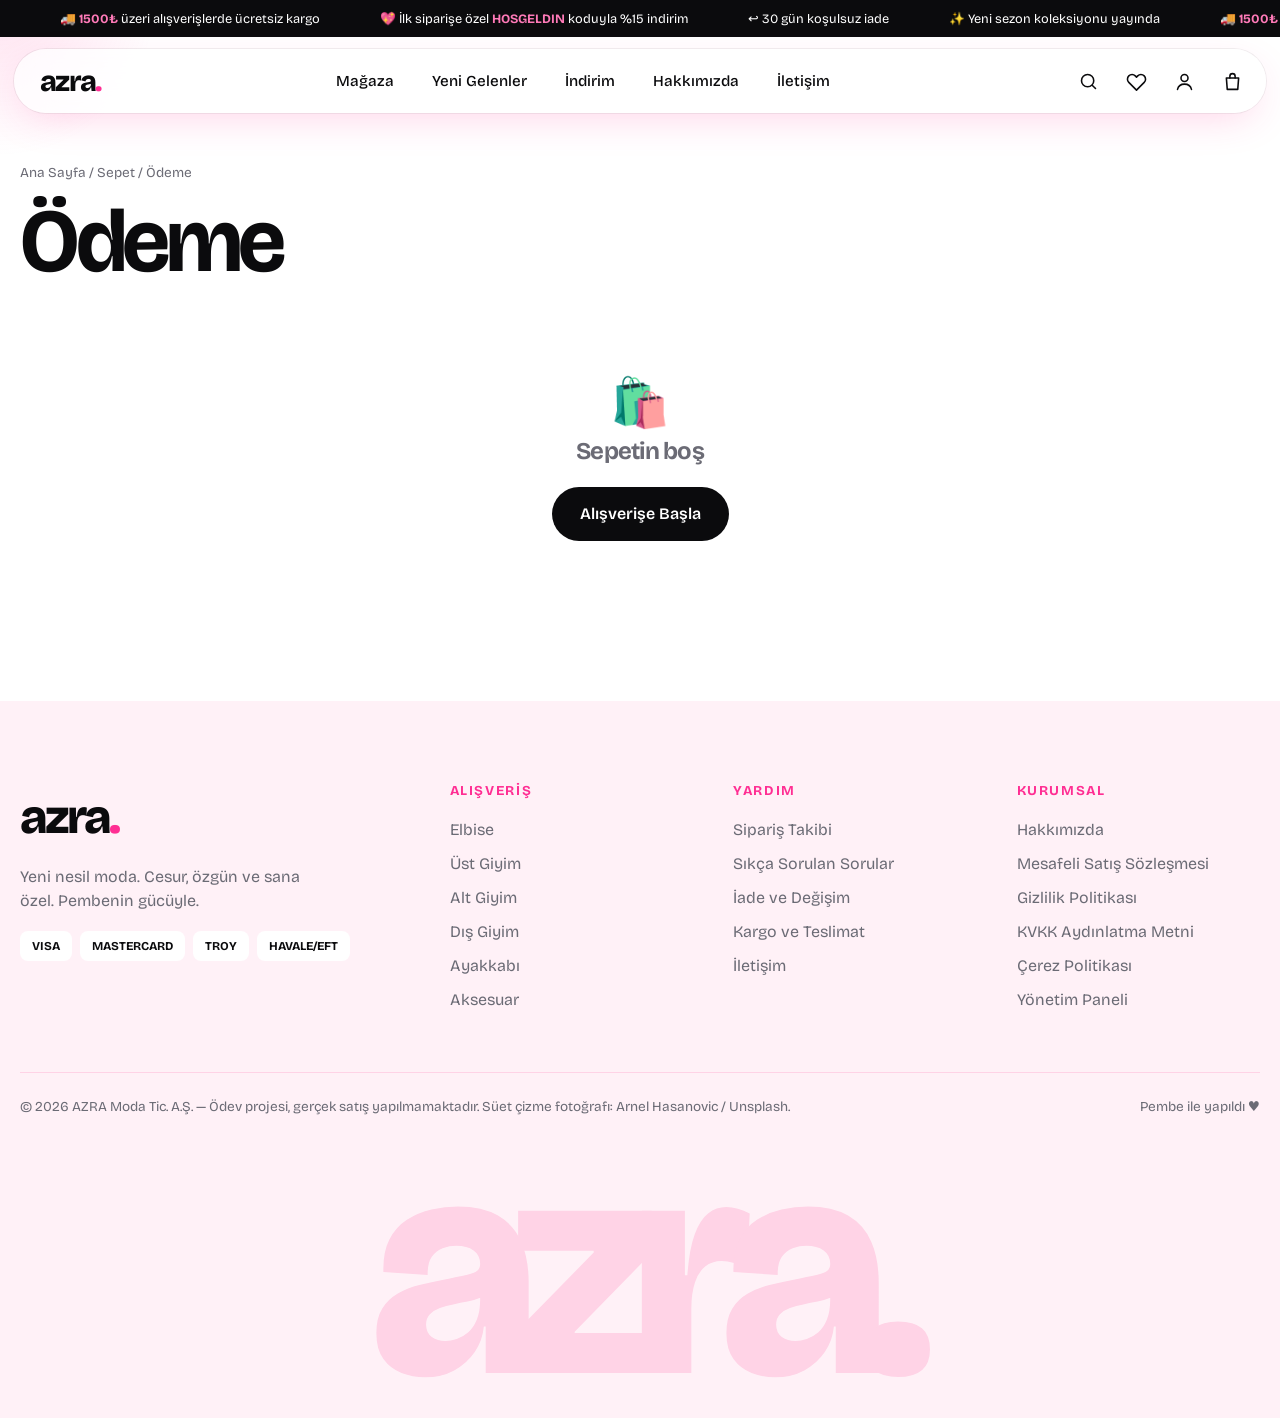
<file: checkout.html>
<!doctype html>
<html lang="tr">
<head>
<meta charset="utf-8"><meta name="viewport" content="width=device-width,initial-scale=1">
<title>Ödeme — AZRA</title>
<link rel="stylesheet" href="css/style.css">
<script defer src="js/data.js"></script><script defer src="js/app.js"></script><script defer src="js/pages.js"></script>
</head>
<body data-page="checkout">
<main class="wrap">
<div class="ph"><div class="crumbs"><a href="index.html">Ana Sayfa</a> / <a href="cart.html">Sepet</a> / Ödeme</div><h1 class="rv">Ödeme</h1></div><div id="co"></div>
</main>
</body>
</html>
</file>
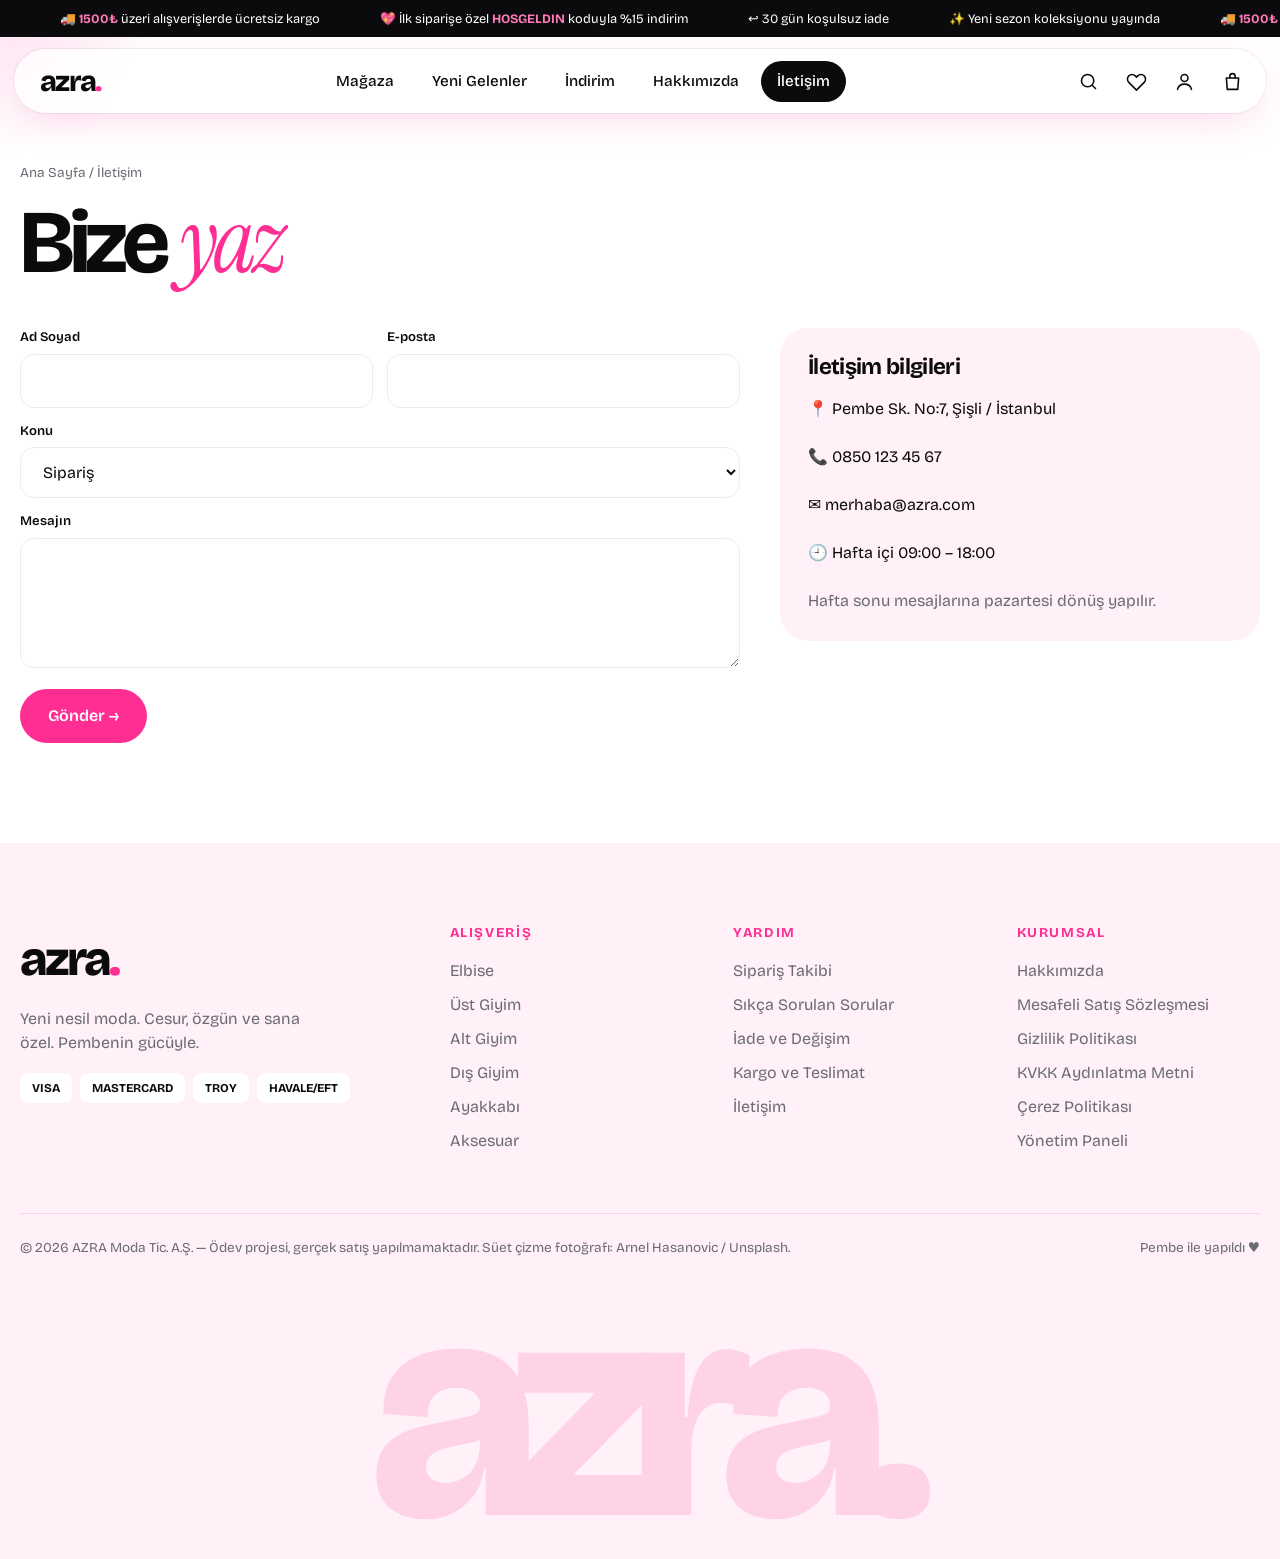
<file: contact.html>
<!doctype html>
<html lang="tr">
<head>
<meta charset="utf-8"><meta name="viewport" content="width=device-width,initial-scale=1">
<title>İletişim — AZRA</title>
<link rel="stylesheet" href="css/style.css">
<script defer src="js/data.js"></script><script defer src="js/app.js"></script><script defer src="js/pages.js"></script>
</head>
<body data-page="contact">
<main class="wrap">
<div class="ph"><div class="crumbs"><a href="index.html">Ana Sayfa</a> / İletişim</div><h1 class="rv">Bize <span class="serif pink">yaz</span></h1></div>
<div class="two" style="margin-top:20px"><form id="contact-form" style="display:grid;gap:14px"><div class="fgrid"><div><label class="l">Ad Soyad</label><input class="inp" name="name" required></div><div><label class="l">E-posta</label><input class="inp" type="email" name="email" required></div></div><div><label class="l">Konu</label><select class="inp" name="topic"><option>Sipariş</option><option>İade / Değişim</option><option>Ürün Bilgisi</option><option>Diğer</option></select></div><div><label class="l">Mesajın</label><textarea class="inp" name="message" required></textarea></div><button class="btn pinkb" style="justify-self:start">Gönder →</button></form>
<aside class="box"><h3>İletişim bilgileri</h3><p>📍 Pembe Sk. No:7, Şişli / İstanbul</p><p class="mt">📞 0850 123 45 67</p><p class="mt">✉️ merhaba@azra.com</p><p class="mt">🕘 Hafta içi 09:00 – 18:00</p><p class="mt muted">Hafta sonu mesajlarına pazartesi dönüş yapılır.</p></aside></div>
</main>
</body>
</html>
</file>
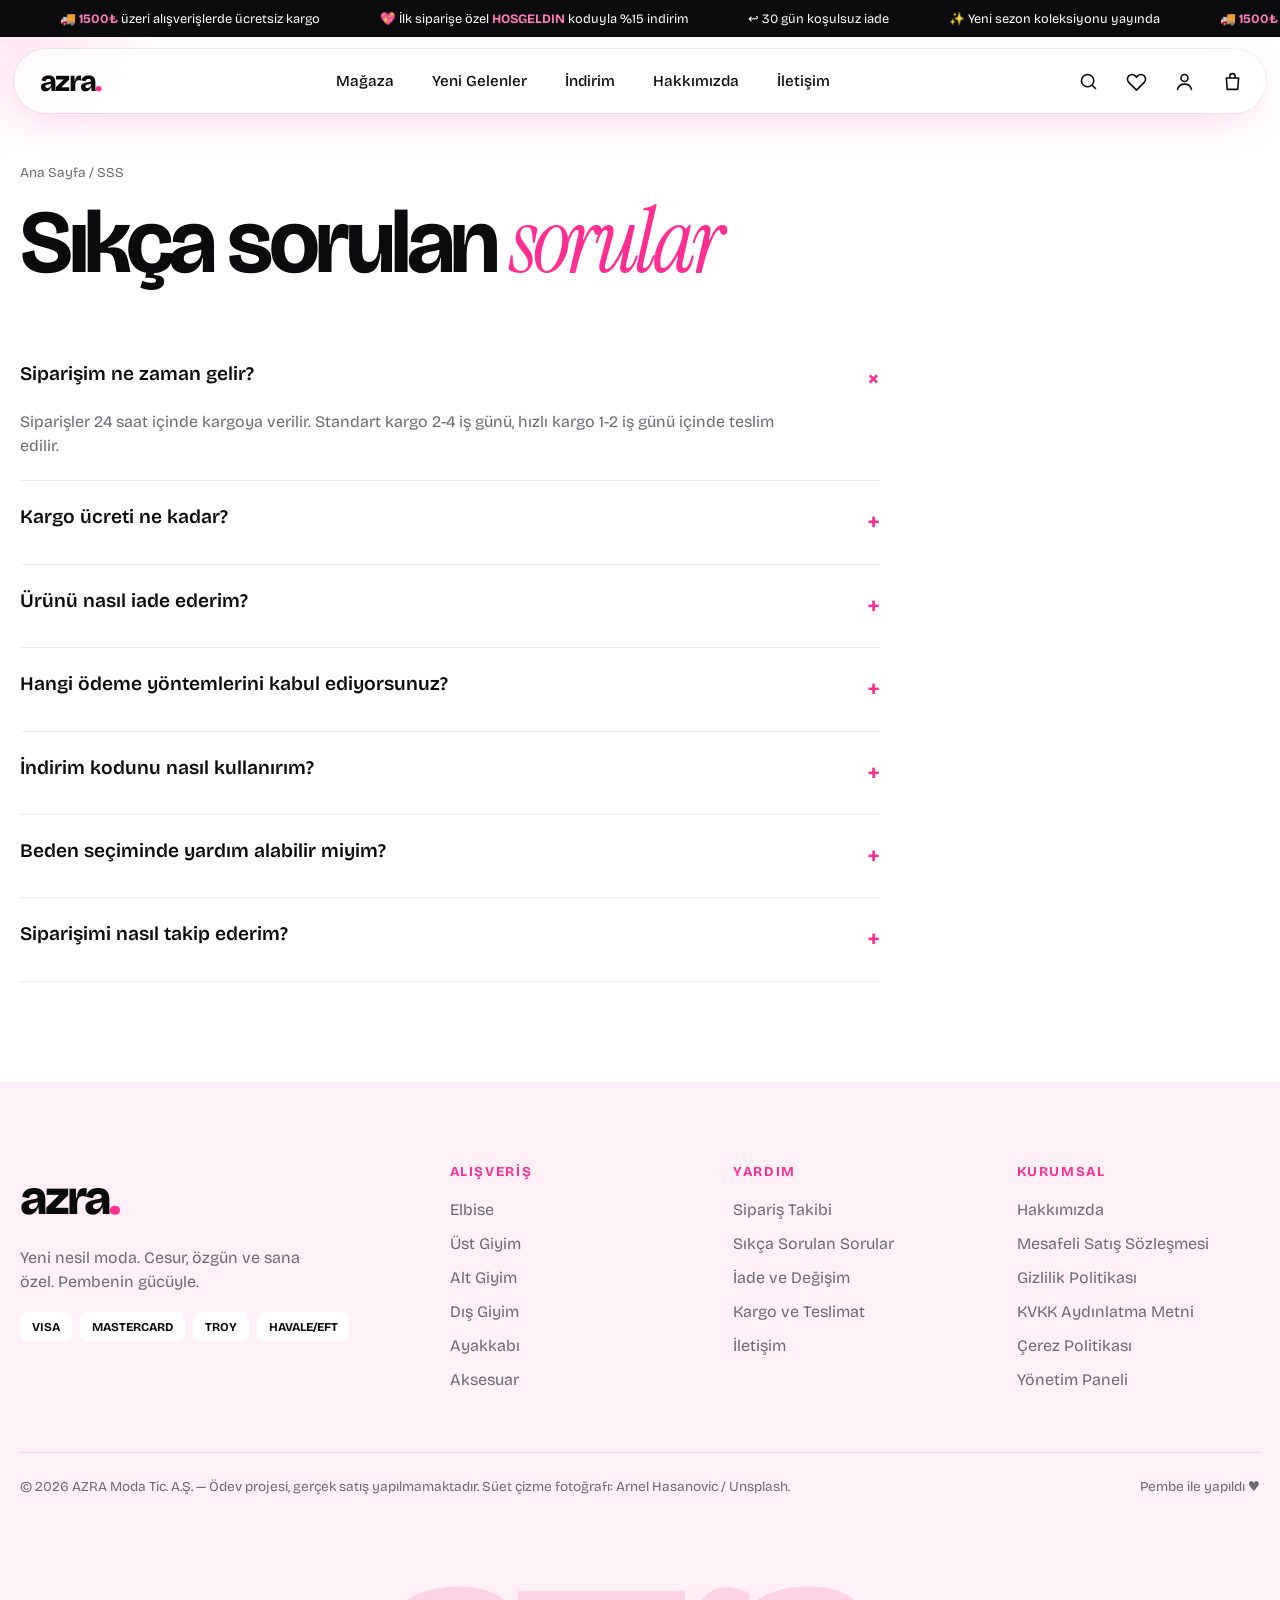
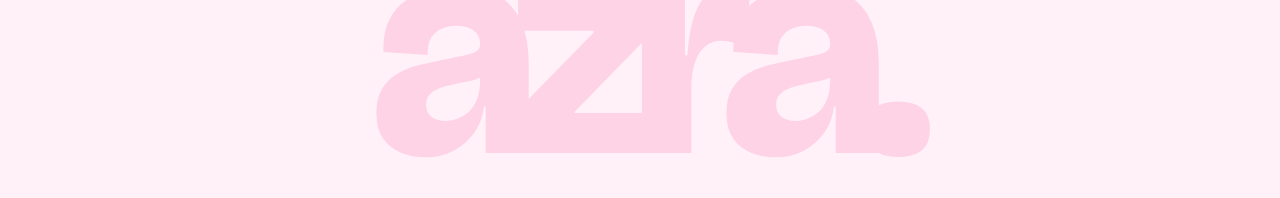
<file: faq.html>
<!doctype html>
<html lang="tr">
<head>
<meta charset="utf-8"><meta name="viewport" content="width=device-width,initial-scale=1">
<title>SSS — AZRA</title>
<link rel="stylesheet" href="css/style.css">
<script defer src="js/data.js"></script><script defer src="js/app.js"></script><script defer src="js/pages.js"></script>
</head>
<body data-page="faq">
<main class="wrap">
<div class="ph"><div class="crumbs"><a href="index.html">Ana Sayfa</a> / SSS</div><h1 class="rv">Sıkça sorulan <span class="serif pink">sorular</span></h1></div>
<div class="faq" style="max-width:860px;margin-top:30px">
<details open><summary>Siparişim ne zaman gelir?</summary><p>Siparişler 24 saat içinde kargoya verilir. Standart kargo 2-4 iş günü, hızlı kargo 1-2 iş günü içinde teslim edilir.</p></details>
<details><summary>Kargo ücreti ne kadar?</summary><p>Standart kargo 49,90 ₺, hızlı kargo 89,90 ₺'dir. 1500 ₺ ve üzeri siparişlerde standart kargo ücretsizdir.</p></details>
<details><summary>Ürünü nasıl iade ederim?</summary><p>Teslimattan itibaren 30 gün içinde Hesabım sayfasından iade talebi oluşturabilir, ürünü anlaşmalı kargo ile ücretsiz gönderebilirsiniz.</p></details>
<details><summary>Hangi ödeme yöntemlerini kabul ediyorsunuz?</summary><p>Kredi/banka kartı, havale/EFT ve kapıda ödeme (+19,90 ₺) seçeneklerini sunuyoruz.</p></details>
<details><summary>İndirim kodunu nasıl kullanırım?</summary><p>Sepet sayfasındaki “İndirim kodu” alanına kodunuzu girip Uygula'ya basın. Deneyebileceğiniz kodlar: AZRA10, HOSGELDIN, PEMBE200.</p></details>
<details><summary>Beden seçiminde yardım alabilir miyim?</summary><p>Ürün sayfasındaki “Beden tablosu” bağlantısından ölçülerinize uygun bedeni bulabilirsiniz. İki beden arasında kalırsanız büyüğünü öneririz.</p></details>
<details><summary>Siparişimi nasıl takip ederim?</summary><p>Sayfa altındaki “Sipariş Takibi” bağlantısından sipariş numaranızla sorgulama yapabilirsiniz.</p></details></div>
</main>
</body>
</html>
</file>
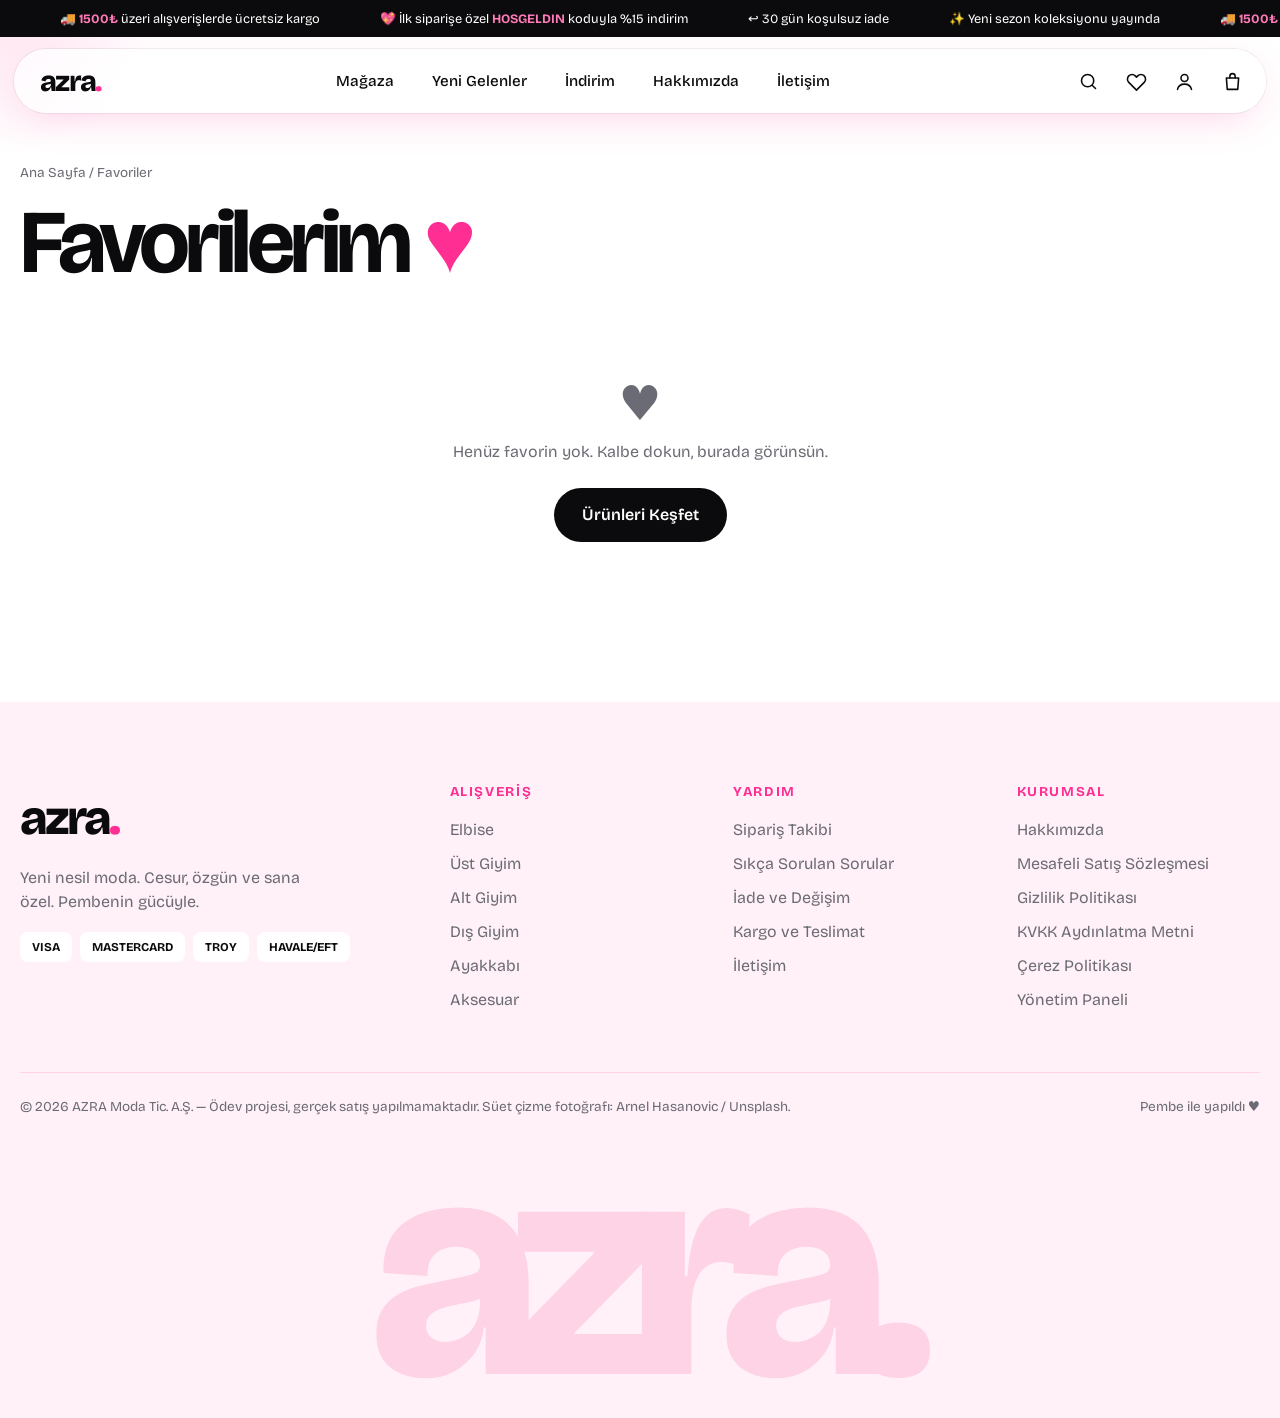
<file: favorites.html>
<!doctype html>
<html lang="tr">
<head>
<meta charset="utf-8"><meta name="viewport" content="width=device-width,initial-scale=1">
<title>Favorilerim — AZRA</title>
<link rel="stylesheet" href="css/style.css">
<script defer src="js/data.js"></script><script defer src="js/app.js"></script><script defer src="js/pages.js"></script>
</head>
<body data-page="favorites">
<main class="wrap">
<div class="ph"><div class="crumbs"><a href="index.html">Ana Sayfa</a> / Favoriler</div><h1 class="rv">Favorilerim <span class="serif pink">♥</span></h1></div><div class="grid" id="favs"></div>
</main>
</body>
</html>
</file>
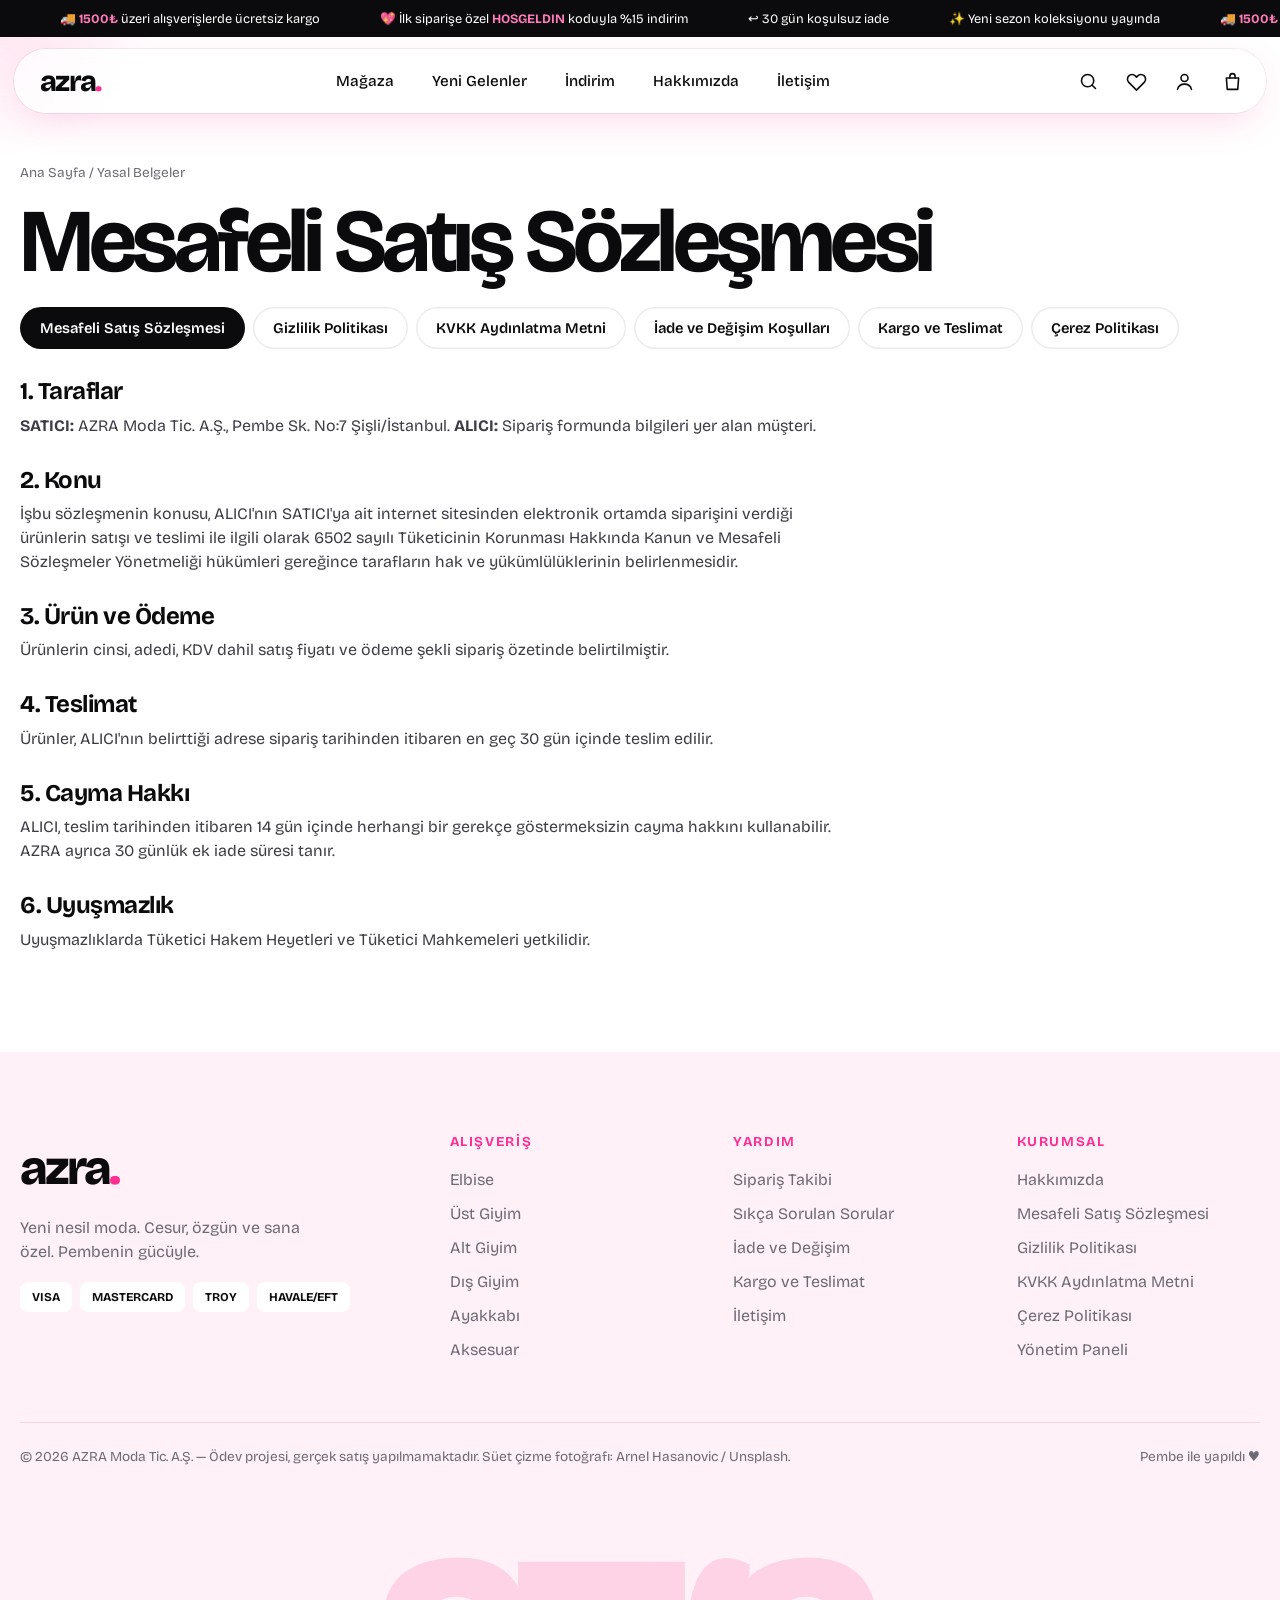
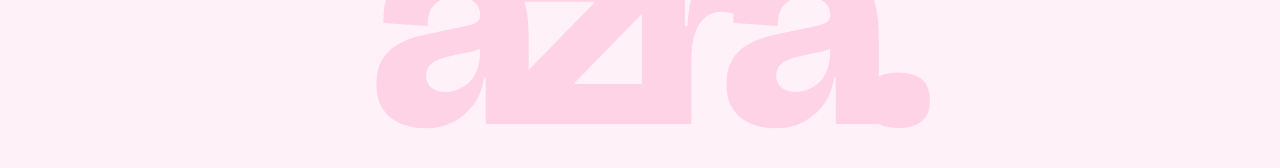
<file: legal.html>
<!doctype html>
<html lang="tr">
<head>
<meta charset="utf-8"><meta name="viewport" content="width=device-width,initial-scale=1">
<title>Yasal Belgeler — AZRA</title>
<link rel="stylesheet" href="css/style.css">
<script defer src="js/data.js"></script><script defer src="js/app.js"></script><script defer src="js/pages.js"></script>
</head>
<body data-page="legal">
<main class="wrap">
<div class="ph"><div class="crumbs"><a href="index.html">Ana Sayfa</a> / Yasal Belgeler</div><h1 id="dtitle"></h1></div><div class="docs" id="docs"></div><div class="prose" id="dbody2"></div>
</main>
</body>
</html>
</file>
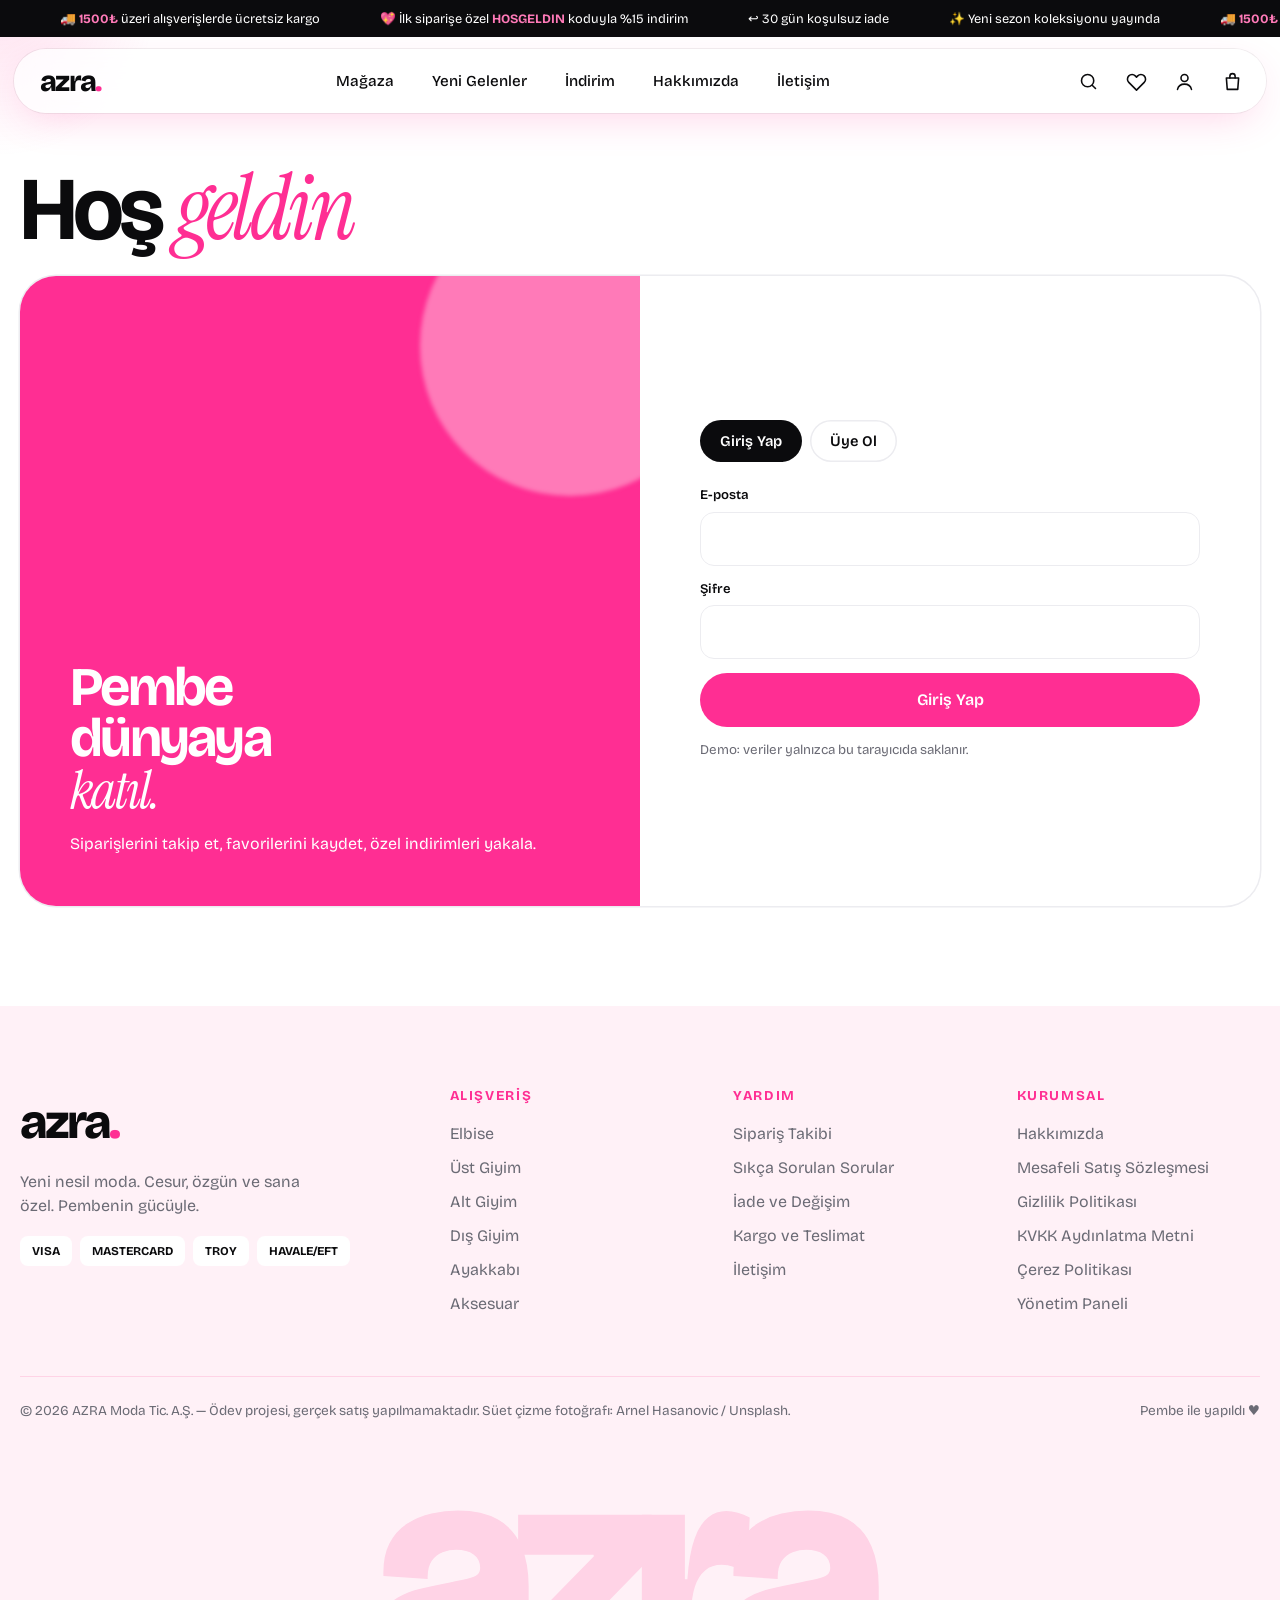
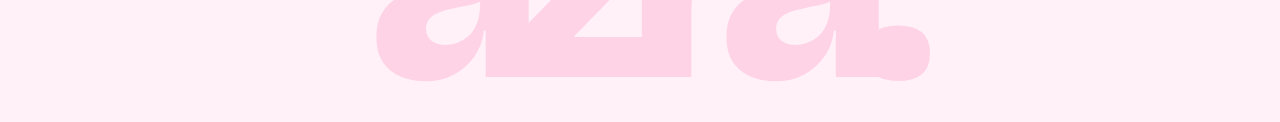
<file: login.html>
<!doctype html>
<html lang="tr">
<head>
<meta charset="utf-8"><meta name="viewport" content="width=device-width,initial-scale=1">
<title>Giriş — AZRA</title>
<link rel="stylesheet" href="css/style.css">
<script defer src="js/data.js"></script><script defer src="js/app.js"></script><script defer src="js/pages.js"></script>
</head>
<body data-page="login">
<main class="wrap">
<div class="ph"><h1 class="rv">Hoş <span class="serif pink">geldin</span></h1></div>
<div class="auth"><div class="side"><div class="blob" style="width:300px;height:300px;background:#ff7ab8;right:-80px;top:-80px"></div><h2>Pembe<br>dünyaya<br><span class="serif">katıl.</span></h2><p style="margin-top:14px;position:relative">Siparişlerini takip et, favorilerini kaydet, özel indirimleri yakala.</p></div><div class="form" id="auth-form"></div></div>
</main>
</body>
</html>
</file>
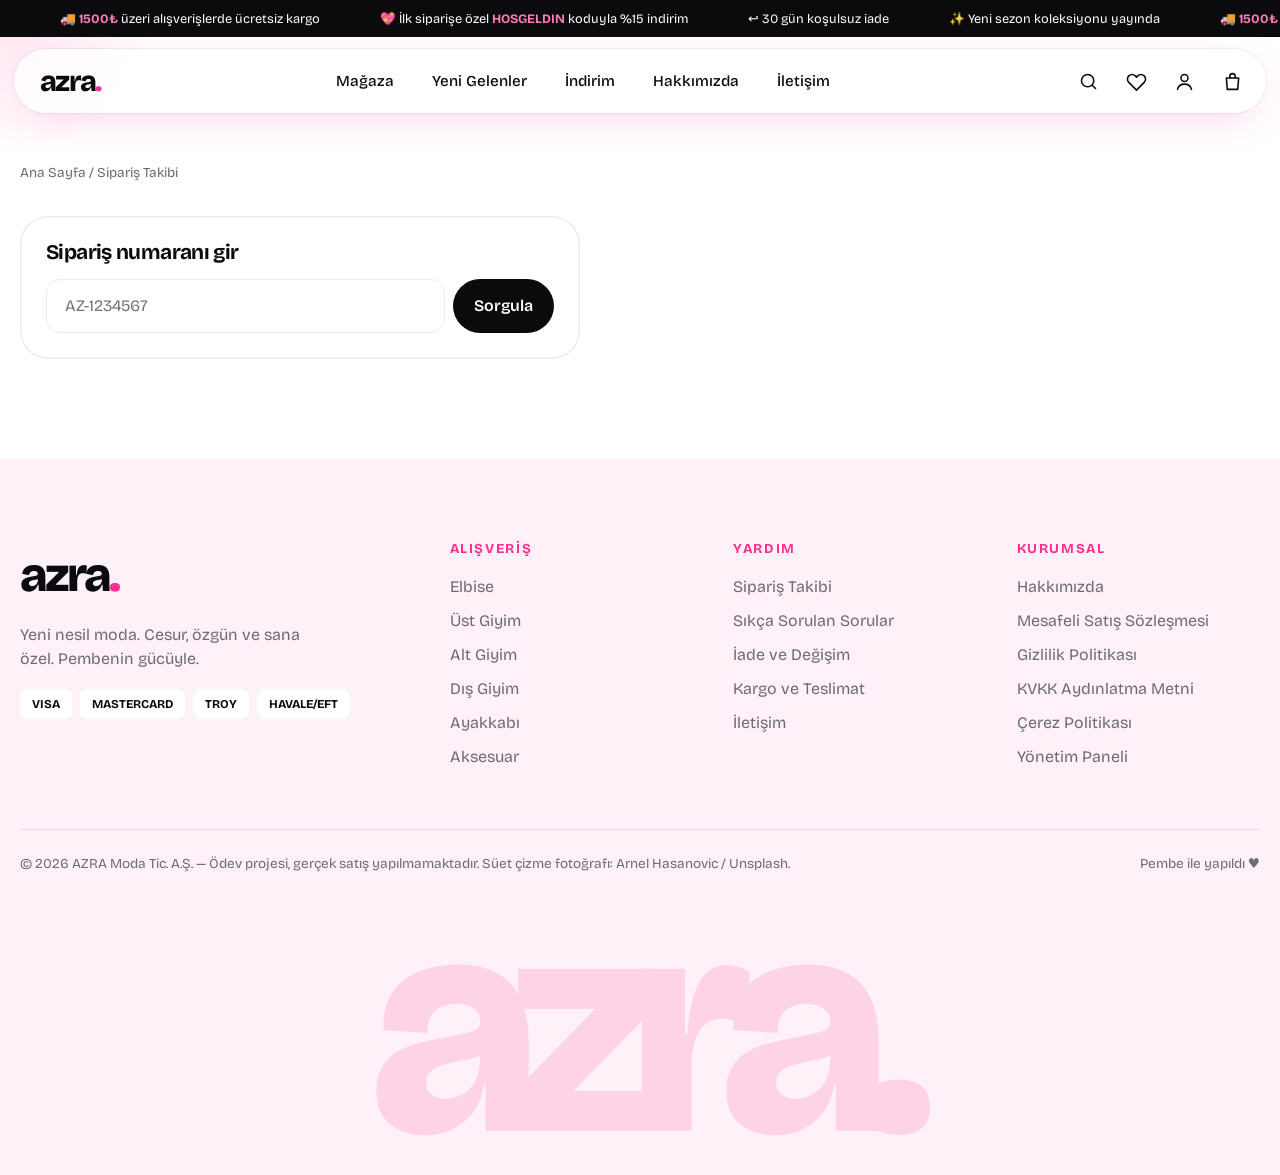
<file: order.html>
<!doctype html>
<html lang="tr">
<head>
<meta charset="utf-8"><meta name="viewport" content="width=device-width,initial-scale=1">
<title>Sipariş — AZRA</title>
<link rel="stylesheet" href="css/style.css">
<script defer src="js/data.js"></script><script defer src="js/app.js"></script><script defer src="js/pages.js"></script>
</head>
<body data-page="order">
<main class="wrap">
<div class="ph"><div class="crumbs"><a href="index.html">Ana Sayfa</a> / Sipariş Takibi</div></div><div id="ord"></div>
</main>
</body>
</html>
</file>
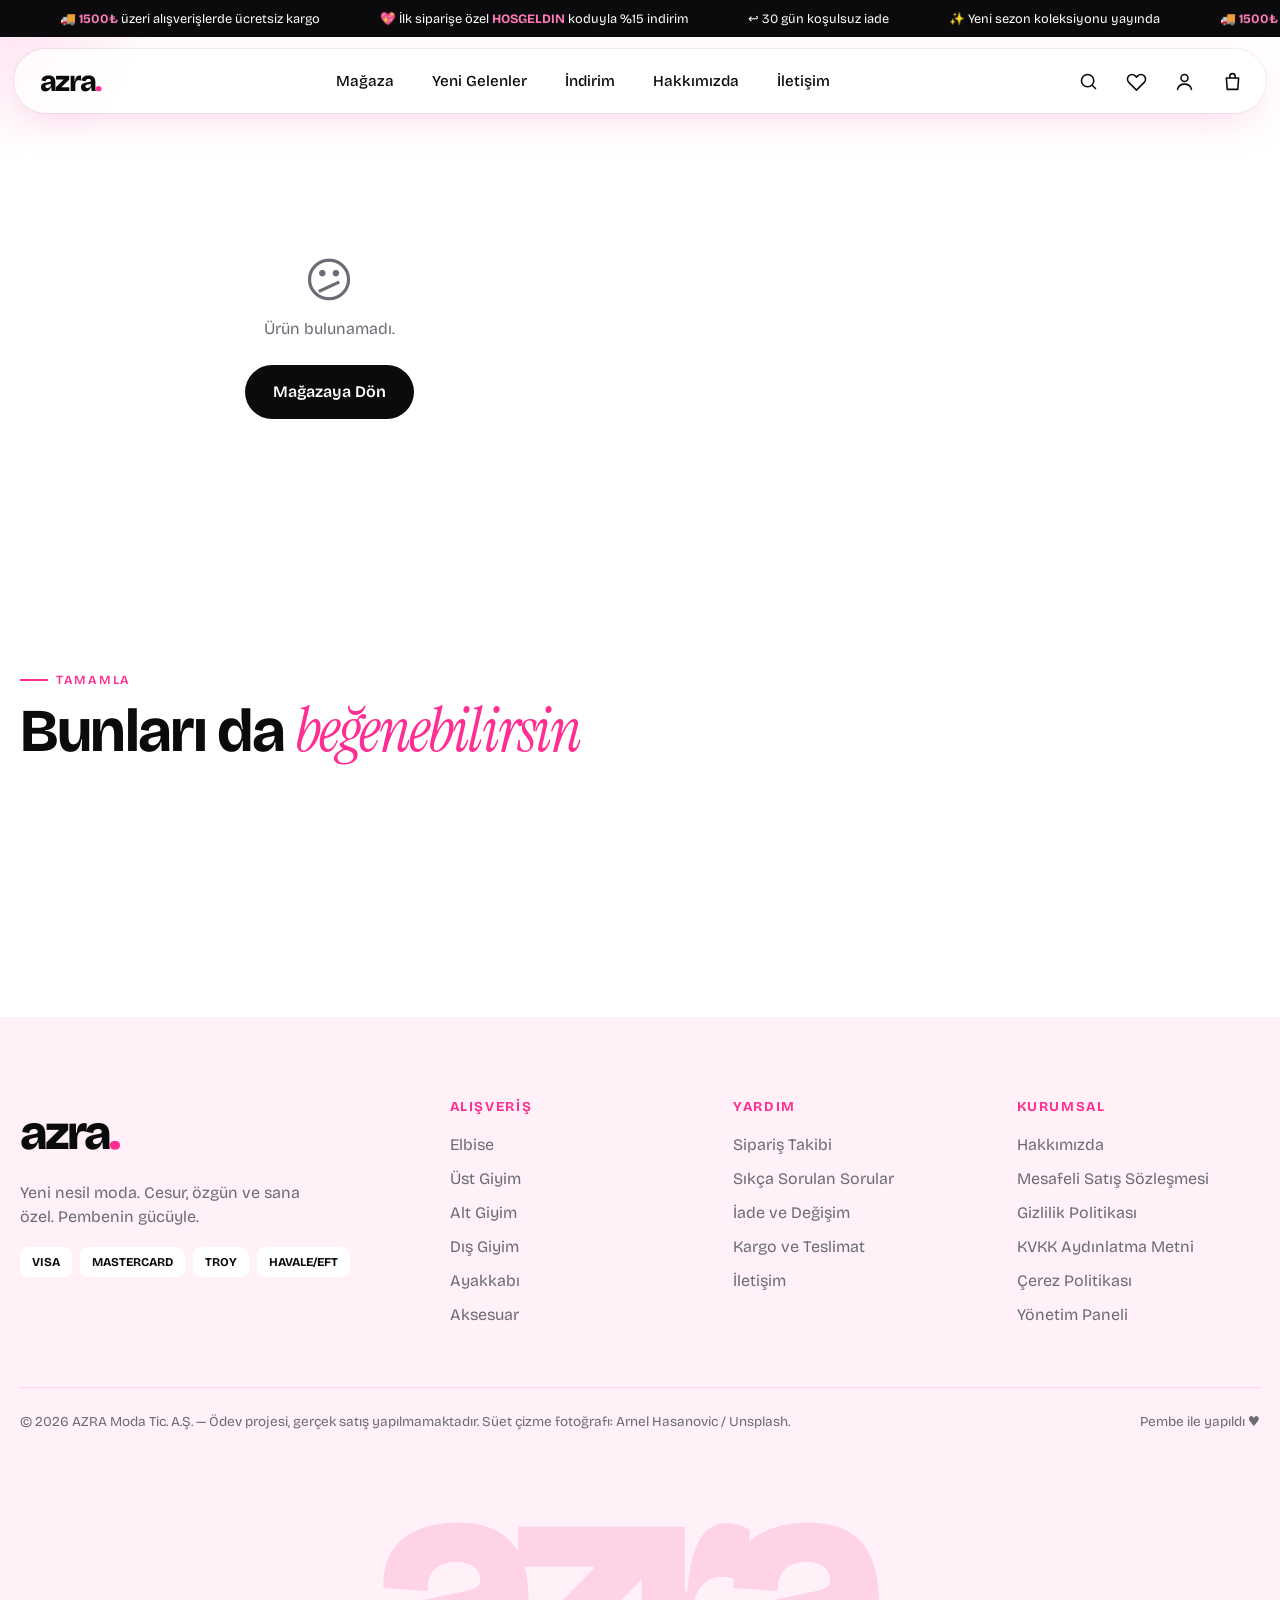
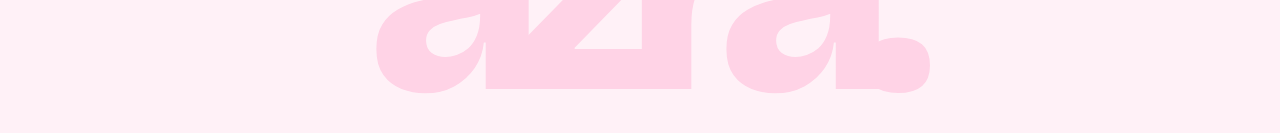
<file: product.html>
<!doctype html>
<html lang="tr">
<head>
<meta charset="utf-8"><meta name="viewport" content="width=device-width,initial-scale=1">
<title>Ürün — AZRA</title>
<link rel="stylesheet" href="css/style.css">
<script defer src="js/data.js"></script><script defer src="js/app.js"></script><script defer src="js/pages.js"></script>
</head>
<body data-page="product">
<main class="wrap">
<div class="ph" style="padding-bottom:10px"><div class="crumbs" id="crumb"></div></div>
<div class="pd" id="pd"></div><div class="ptabs" id="ptabs"></div>
<section class="sec"><div class="sec-head"><div><span class="eyebrow">Tamamla</span><h2 class="title">Bunları da <span class="serif pink">beğenebilirsin</span></h2></div></div><div class="grid" id="related"></div></section>
</main>
</body>
</html>
</file>
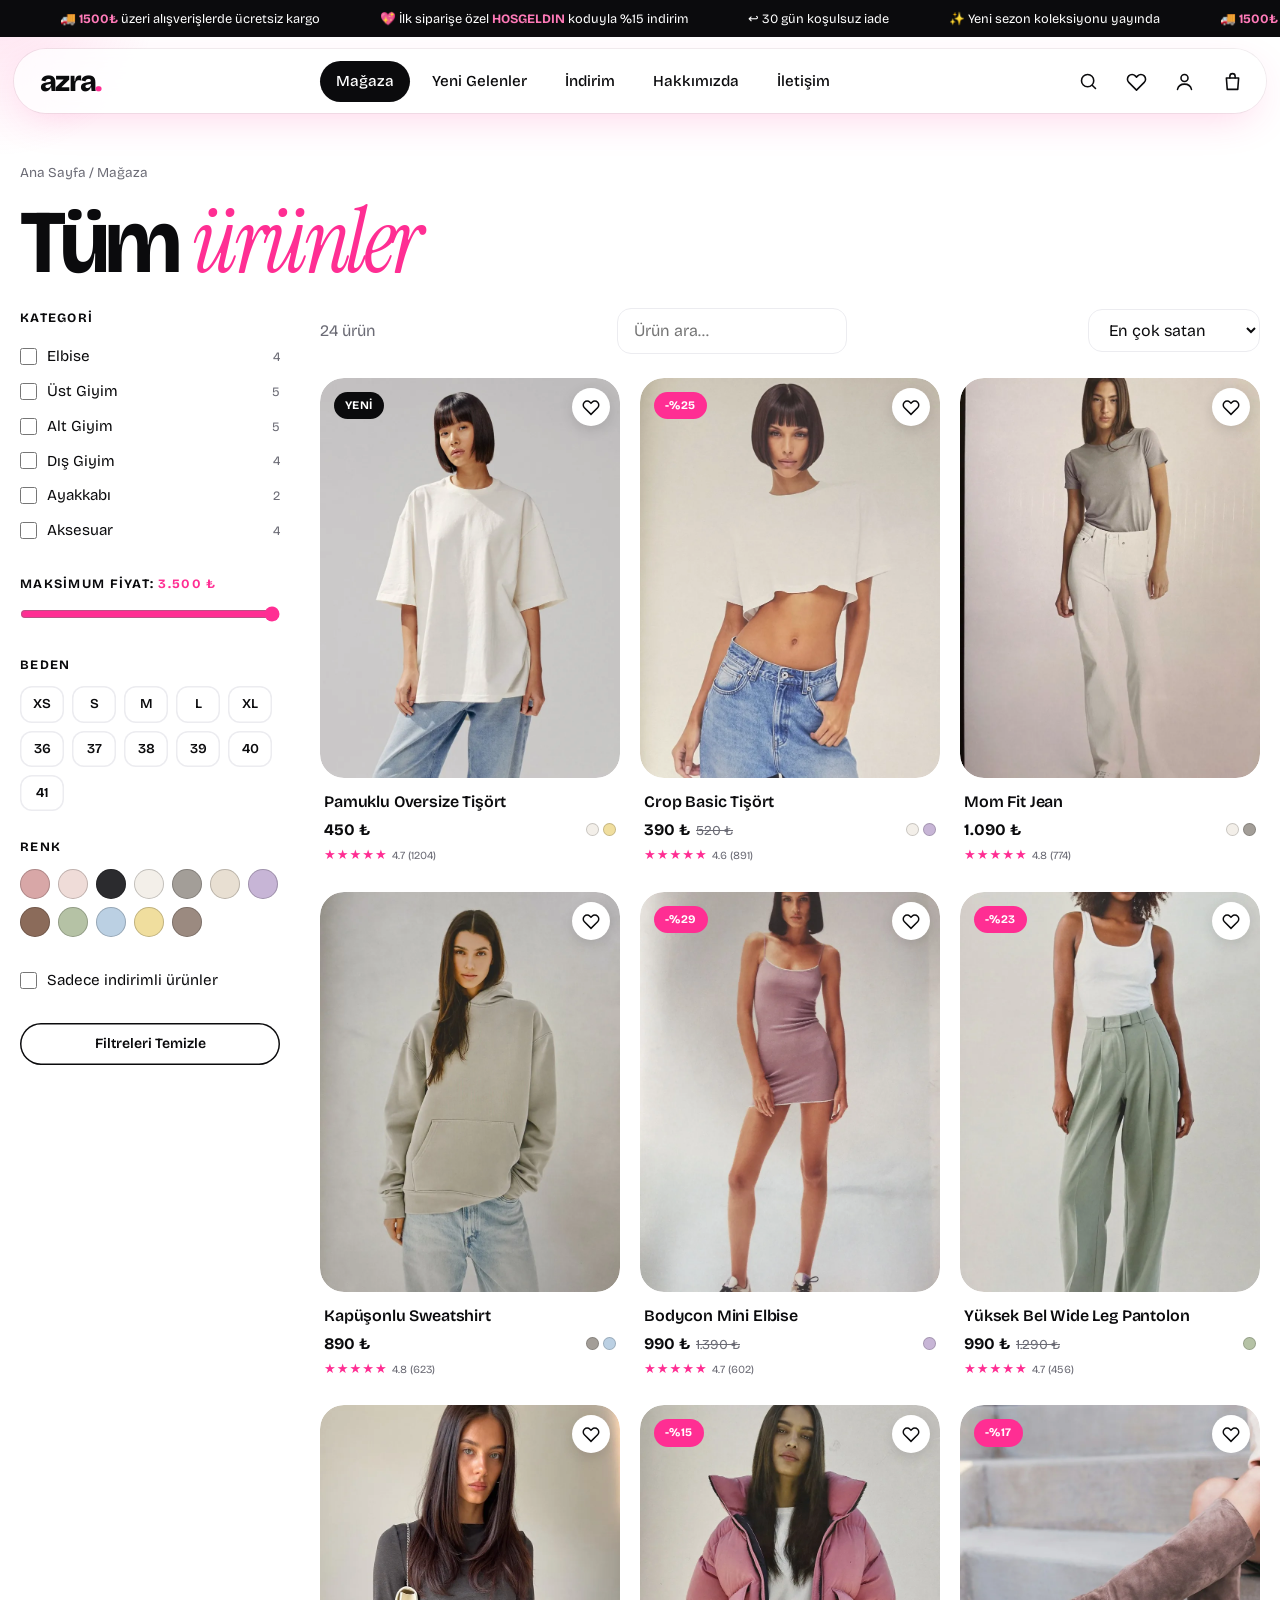
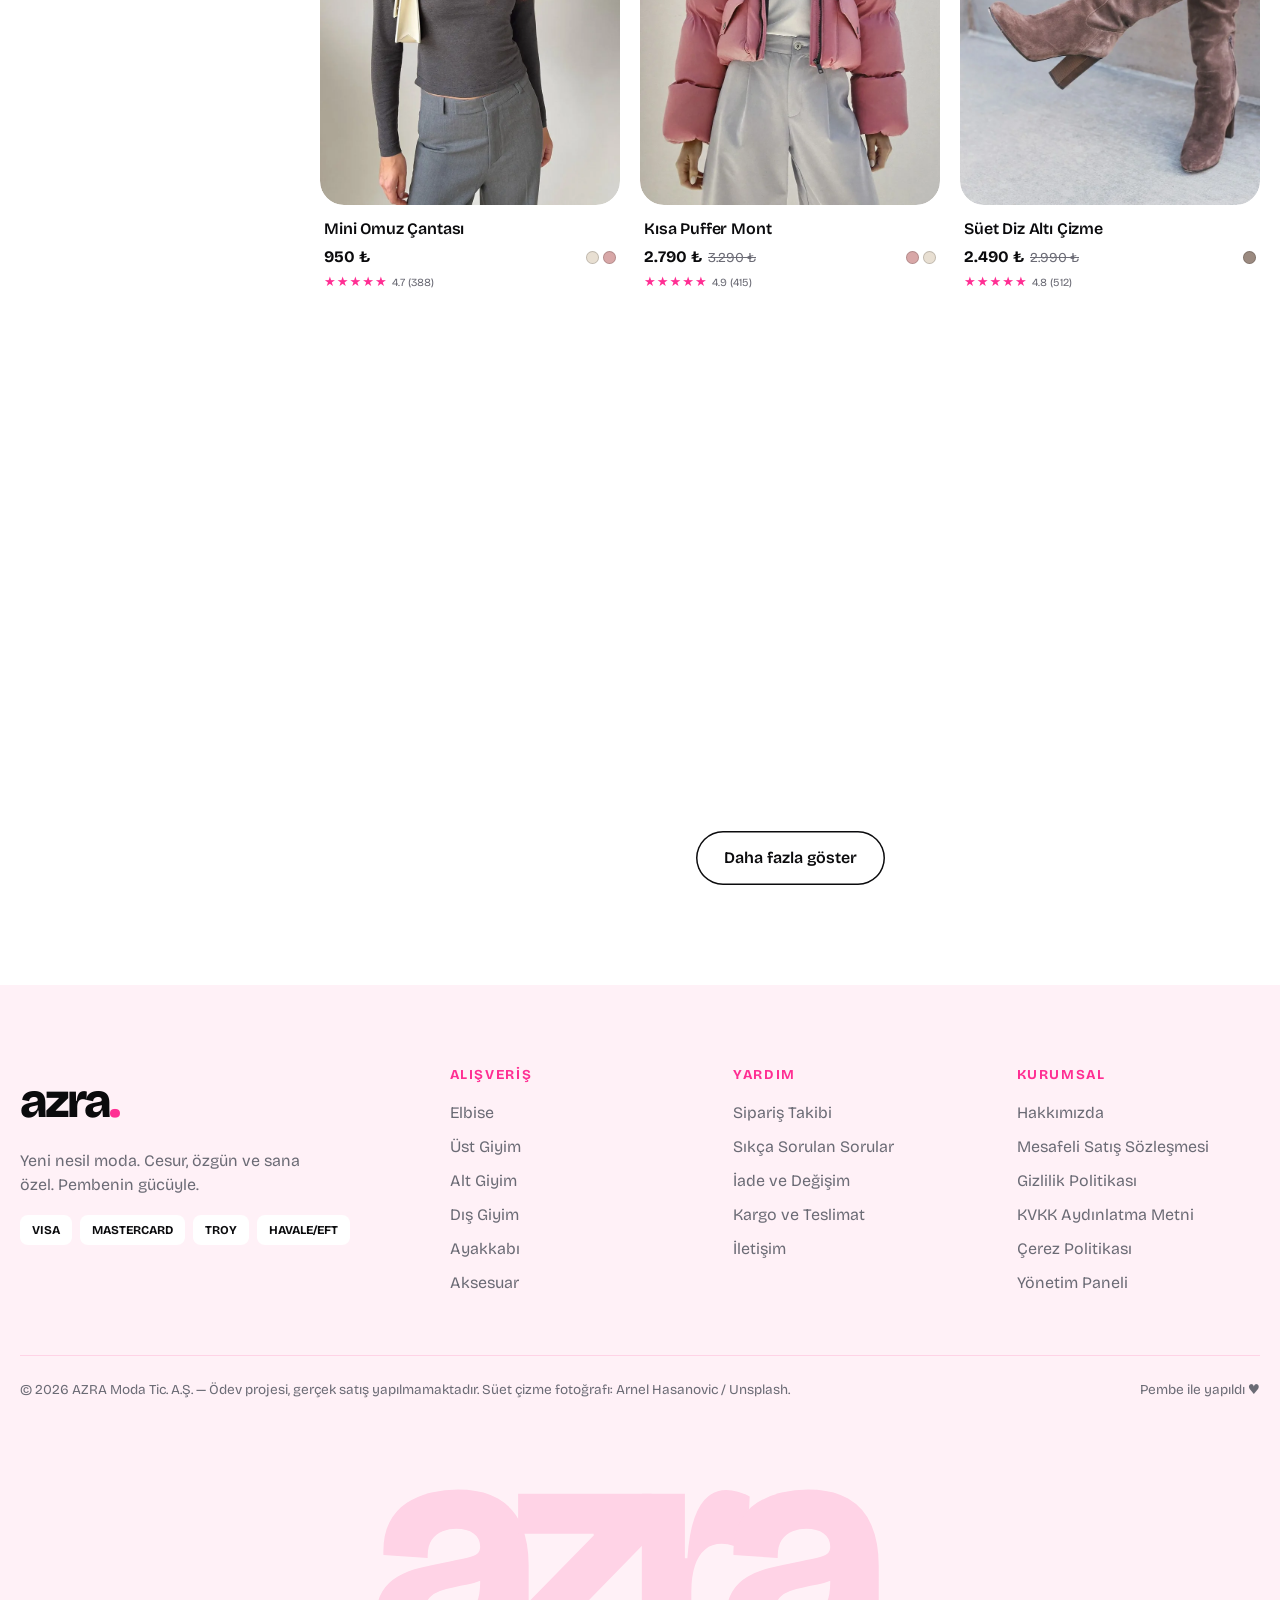
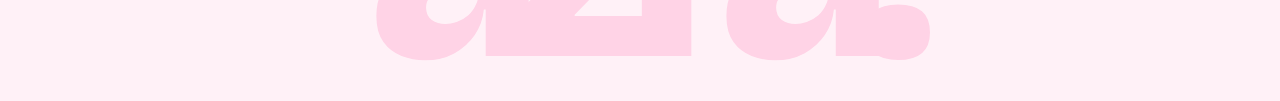
<file: products.html>
<!doctype html>
<html lang="tr">
<head>
<meta charset="utf-8"><meta name="viewport" content="width=device-width,initial-scale=1">
<title>Mağaza — AZRA</title>
<link rel="stylesheet" href="css/style.css">
<script defer src="js/data.js"></script><script defer src="js/app.js"></script><script defer src="js/pages.js"></script>
</head>
<body data-page="products">
<main class="wrap">
<div class="ph"><div class="crumbs"><a href="index.html">Ana Sayfa</a> / Mağaza</div><h1 id="ptitle" class="rv">Tüm ürünler</h1></div>
<div class="shop"><aside class="filters" id="filters"></aside><section>
 <div class="bar-top"><span class="muted" id="count"></span>
  <form id="qform" style="display:flex;gap:8px"><input class="inp" id="qin" placeholder="Ürün ara…" style="padding:10px 16px"></form>
  <select class="inp" id="sort" style="width:auto;padding:10px 16px"><option value="pop">En çok satan</option><option value="new">Yeni gelenler</option><option value="asc">Fiyat: Artan</option><option value="desc">Fiyat: Azalan</option><option value="rate">En yüksek puan</option></select></div>
 <div class="grid" id="plist" style="grid-template-columns:repeat(3,1fr)"></div>
 <div class="center mt"><button class="btn ghost" id="more">Daha fazla göster</button></div></section></div>
</main>
</body>
</html>
</file>
<file: css/style.css>
@import url('https://fonts.googleapis.com/css2?family=Bricolage+Grotesque:opsz,wght@12..96,300..800&family=Instrument+Serif:ital@0;1&display=swap');
:root{
  --ink:#0b0b0d;--paper:#fff;--blush:#fff1f7;--pink:#ff2e93;--pink2:#ff7ab8;--soft:#ffd3e6;
  --grey:#6b6b75;--line:#ececf0;--r:24px;--ease:cubic-bezier(.22,1,.36,1);
  --f:'Bricolage Grotesque',system-ui,sans-serif;--serif:'Instrument Serif',Georgia,serif;
}
*{box-sizing:border-box;margin:0;padding:0}
html{scroll-behavior:smooth}
body{font-family:var(--f);color:var(--ink);background:var(--paper);line-height:1.5;overflow-x:hidden;-webkit-font-smoothing:antialiased}
a{color:inherit;text-decoration:none}
img,svg{display:block;max-width:100%}
button,input,select,textarea{font:inherit;color:inherit}
button{cursor:pointer;border:0;background:none}
ul{list-style:none}
::selection{background:var(--pink);color:#fff}
.wrap{width:min(1280px,100% - 40px);margin-inline:auto}
.serif{font-family:var(--serif);font-style:italic;font-weight:400}
.pink{color:var(--pink)}
.eyebrow{display:inline-flex;gap:8px;align-items:center;font-size:.78rem;letter-spacing:.14em;text-transform:uppercase;font-weight:600;color:var(--pink)}
.eyebrow::before{content:"";width:28px;height:2px;background:currentColor}
h1,h2,h3{line-height:1.02;letter-spacing:-.03em;font-weight:700}
h2.title{font-size:clamp(2rem,5vw,3.8rem);margin:10px 0 0}
.sec{padding:clamp(60px,9vw,120px) 0}
.sec-head{display:flex;justify-content:space-between;align-items:flex-end;gap:20px;margin-bottom:40px;flex-wrap:wrap}

/* progress */
.progress{position:fixed;top:0;left:0;height:3px;width:0;background:linear-gradient(90deg,var(--pink),var(--pink2));z-index:200}

/* buttons */
.btn{position:relative;display:inline-flex;align-items:center;justify-content:center;gap:10px;padding:15px 28px;border-radius:999px;font-weight:600;background:var(--ink);color:#fff;overflow:hidden;isolation:isolate;transition:transform .3s var(--ease),color .3s;white-space:nowrap}
.btn::before{content:"";position:absolute;inset:0;background:var(--pink);transform:translateY(101%);transition:transform .4s var(--ease);z-index:-1;border-radius:inherit}
.btn:hover::before{transform:none}.btn:hover{transform:translateY(-2px)}
.btn.pinkb{background:var(--pink)}.btn.pinkb::before{background:var(--ink)}
.btn.ghost{background:transparent;color:var(--ink);box-shadow:inset 0 0 0 1.5px var(--ink)}
.btn.ghost::before{background:var(--ink)}.btn.ghost:hover{color:#fff}
.btn.light{background:#fff;color:var(--ink)}.btn.light::before{background:var(--pink)}.btn.light:hover{color:#fff}
.btn.sm{padding:10px 18px;font-size:.88rem}.btn.block{width:100%}
.btn:disabled{opacity:.5;pointer-events:none}

/* topbar + header */
.topbar{background:var(--ink);color:#fff;font-size:.8rem;overflow:hidden;white-space:nowrap;padding:9px 0}
.topbar .mq{display:inline-flex;gap:60px;animation:mq 30s linear infinite;padding-left:60px}
.topbar b{color:var(--pink2)}
@keyframes mq{to{transform:translateX(-50%)}}
.hdr{position:sticky;top:12px;z-index:100;padding:0 14px;margin-top:12px;transition:transform .4s var(--ease)}
.hdr-in{width:min(1280px,100%);margin:auto;display:flex;align-items:center;gap:24px;justify-content:space-between;padding:10px 12px 10px 26px;border-radius:999px;background:rgba(255,255,255,.72);backdrop-filter:blur(18px) saturate(1.6);-webkit-backdrop-filter:blur(18px) saturate(1.6);box-shadow:0 0 0 1px rgba(0,0,0,.06),0 12px 40px -12px rgba(255,46,147,.25);transition:.4s var(--ease)}
.hdr.scrolled .hdr-in{box-shadow:0 0 0 1px rgba(0,0,0,.06),0 18px 50px -14px rgba(0,0,0,.25)}
.logo{font-size:1.8rem;font-weight:800;letter-spacing:-.06em}.logo span{color:var(--pink)}
.hdr nav{display:flex;gap:6px}
.hdr nav a{padding:9px 16px;border-radius:999px;font-weight:500;font-size:.95rem;transition:.25s}
.hdr nav a:hover,.hdr nav a.on{background:var(--ink);color:#fff}
.acts{display:flex;gap:4px;align-items:center}
.ico{position:relative;width:44px;height:44px;border-radius:50%;display:grid;place-items:center;transition:.25s}
.ico:hover{background:var(--soft)}
.ico svg{width:21px;height:21px;fill:none;stroke:currentColor;stroke-width:1.8;stroke-linecap:round;stroke-linejoin:round}
.ico .b{position:absolute;top:2px;right:0;min-width:18px;height:18px;border-radius:9px;background:var(--pink);color:#fff;font-size:.68rem;font-weight:700;display:grid;place-items:center;padding:0 5px;transform:scale(0);transition:.3s var(--ease)}
.ico .b.on{transform:scale(1)}
.burger{display:none}
@media(max-width:960px){
  .hdr nav{position:fixed;inset:0 0 0 auto;width:min(320px,86vw);flex-direction:column;background:#fff;padding:90px 24px 24px;transform:translateX(105%);transition:.45s var(--ease);box-shadow:-20px 0 60px rgba(0,0,0,.15);z-index:150}
  .hdr nav.open{transform:none}.hdr nav a{font-size:1.3rem;padding:14px 16px}
  .burger{display:grid}.hdr-in{padding-left:10px;gap:6px}.hdr-in .logo{margin-right:auto}
}

/* drawer / overlays */
.scrim{position:fixed;inset:0;background:rgba(11,11,13,.5);backdrop-filter:blur(4px);opacity:0;pointer-events:none;transition:.4s;z-index:180}
.scrim.on{opacity:1;pointer-events:auto}
.drawer{position:fixed;top:0;right:0;height:100%;width:min(440px,100%);background:#fff;z-index:190;transform:translateX(105%);transition:transform .5s var(--ease);display:flex;flex-direction:column}
.drawer.on{transform:none}
.drawer-h{display:flex;justify-content:space-between;align-items:center;padding:22px 24px;border-bottom:1px solid var(--line);font-size:1.3rem;font-weight:700}
.drawer-b{flex:1;overflow:auto;padding:16px 24px}
.drawer-f{padding:20px 24px;border-top:1px solid var(--line);display:grid;gap:12px}
.row{display:flex;justify-content:space-between;align-items:center;gap:12px}
.mi{display:grid;grid-template-columns:78px 1fr auto;gap:14px;padding:14px 0;border-bottom:1px solid var(--line);align-items:center}
.mi .th{border-radius:14px;overflow:hidden;aspect-ratio:3/4}
.mi h4{font-size:.95rem;line-height:1.25}.mi small{color:var(--grey)}
.x{color:var(--grey);font-size:1.3rem;line-height:1}.x:hover{color:var(--pink)}
.empty{text-align:center;padding:60px 20px;color:var(--grey)}
.empty .big{font-size:3rem}
.search-ov{position:fixed;inset:0;background:rgba(255,255,255,.96);backdrop-filter:blur(14px);z-index:210;display:none;padding:12vh 20px 20px;overflow:auto}
.search-ov.on{display:block;animation:fade .3s}
.search-ov .in{width:min(760px,100%);margin:auto}
.search-ov input{width:100%;font-size:clamp(1.6rem,5vw,3rem);border:0;border-bottom:3px solid var(--ink);padding:10px 0;background:none;outline:none;font-weight:600;letter-spacing:-.03em}
.sr{display:grid;grid-template-columns:56px 1fr auto;gap:14px;align-items:center;padding:12px 0;border-bottom:1px solid var(--line)}
.sr .th{aspect-ratio:3/4;border-radius:10px;overflow:hidden}
@keyframes fade{from{opacity:0}}
.toasts{position:fixed;bottom:22px;left:50%;transform:translateX(-50%);z-index:300;display:grid;gap:8px;justify-items:center}
.toast{background:var(--ink);color:#fff;padding:13px 22px;border-radius:999px;font-size:.92rem;animation:toast .5s var(--ease);box-shadow:0 14px 40px rgba(0,0,0,.3)}
.toast b{color:var(--pink2)}
@keyframes toast{from{opacity:0;transform:translateY(20px) scale(.9)}}
.modal{position:fixed;inset:0;display:grid;place-items:center;z-index:250;padding:20px;background:rgba(11,11,13,.55);backdrop-filter:blur(6px);animation:fade .3s}
.modal-c{background:#fff;border-radius:28px;padding:32px;width:min(520px,100%);max-height:90vh;overflow:auto;position:relative;animation:pop .45s var(--ease)}
@keyframes pop{from{opacity:0;transform:scale(.9) translateY(20px)}}
.modal-c .close{position:absolute;top:16px;right:20px;font-size:1.8rem}

/* reveal */
.rv{opacity:0;transform:translateY(46px);transition:opacity .9s var(--ease),transform .9s var(--ease);transition-delay:var(--d,0s)}
.rv.in{opacity:1;transform:none}
.rv.l{transform:translateX(-60px)}.rv.r{transform:translateX(60px)}.rv.z{transform:scale(.88)}
.rv.in.l,.rv.in.r,.rv.in.z{transform:none}
.mask{overflow:hidden;display:block}.mask>span{display:block;transform:translateY(110%);transition:transform 1.1s var(--ease);transition-delay:var(--d,0s)}
.in .mask>span,.mask.in>span{transform:none}

/* hero */
.hero{position:relative;padding:50px 0 80px;overflow:hidden}
.hero-grid{display:grid;grid-template-columns:1.15fr 1fr;gap:30px;align-items:center;min-height:78vh}
.hero h1{font-size:clamp(3.4rem,10vw,9rem);letter-spacing:-.06em;line-height:.88}
.hero h1 .serif{color:var(--pink);letter-spacing:-.03em}
.hero p.lead{font-size:1.2rem;color:var(--grey);max-width:460px;margin:26px 0 34px}
.hero .cta{display:flex;gap:12px;flex-wrap:wrap}
.hero-stats{display:flex;gap:40px;margin-top:50px}
.hero-stats b{display:block;font-size:2rem;letter-spacing:-.04em}.hero-stats span{font-size:.85rem;color:var(--grey)}
.hero-vis{position:relative;height:min(640px,70vh)}
.blob{position:absolute;border-radius:50%;filter:blur(2px)}
.hv-cols{position:absolute;inset:0;display:grid;grid-template-columns:repeat(3,1fr);gap:14px;overflow:hidden;border-radius:34px;-webkit-mask-image:linear-gradient(transparent,#000 10%,#000 88%,transparent);mask-image:linear-gradient(transparent,#000 10%,#000 88%,transparent)}
.hv-col{display:flex;flex-direction:column;animation:hvUp 46s linear infinite;will-change:transform}
.hv-col.c1{animation-name:hvDown;animation-duration:54s;margin-top:-60px}
.hv-col.c2{animation-duration:62s;margin-top:-20px}
.hv-cols:hover .hv-col{animation-play-state:paused}
.hv-set{display:flex;flex-direction:column;flex:none}
@keyframes hvUp{to{transform:translateY(-50%)}}
@keyframes hvDown{from{transform:translateY(-50%)}to{transform:translateY(0)}}
.hv-tile{position:relative;display:block;flex:none;aspect-ratio:3/4;margin-bottom:14px;border-radius:26px;overflow:hidden;background:var(--soft);box-shadow:0 18px 40px -22px rgba(0,0,0,.45)}
.hv-set .hv-tile:nth-child(3n+1){border-radius:999px 999px 26px 26px}
.hv-tile svg{width:100%;height:100%;display:block;transition:transform .8s var(--ease)}
.hv-tile:hover svg{transform:scale(1.06)}
.hv-tag{position:absolute;left:10px;right:10px;bottom:10px;padding:7px 12px;border-radius:999px;background:rgba(255,255,255,.82);backdrop-filter:blur(10px);-webkit-backdrop-filter:blur(10px);font-size:.72rem;font-weight:600;white-space:nowrap;overflow:hidden;text-overflow:ellipsis;opacity:0;transform:translateY(8px);transition:.35s var(--ease)}
.hv-tile:hover .hv-tag,.hv-tile:focus-visible .hv-tag{opacity:1;transform:none}
.hv-chip{position:absolute;left:-2%;bottom:9%;z-index:3;display:flex;align-items:center;gap:12px;padding:12px 20px 12px 14px;border-radius:999px;background:rgba(255,255,255,.78);backdrop-filter:blur(14px);-webkit-backdrop-filter:blur(14px);box-shadow:0 20px 40px -18px rgba(0,0,0,.4);transition:transform .4s var(--ease)}
.hv-chip:hover{transform:translateY(-4px)}
.hv-chip i{width:12px;height:12px;border-radius:50%;background:var(--pink);box-shadow:0 0 0 0 rgba(255,46,147,.55);animation:hvPulse 2s infinite}
.hv-chip b{display:block;font-size:.95rem;letter-spacing:-.01em}.hv-chip small{display:block;font-size:.76rem;color:var(--grey)}
@keyframes hvPulse{70%{box-shadow:0 0 0 12px rgba(255,46,147,0)}100%{box-shadow:0 0 0 0 rgba(255,46,147,0)}}
@media(prefers-reduced-motion:reduce){.hv-col{animation:none}}
.spin{position:absolute;right:2%;top:2%;width:130px;height:130px;animation:rot 18s linear infinite}
.spin text{font-size:11.5px;font-weight:700;letter-spacing:.22em;fill:var(--ink)}
@keyframes rot{to{transform:rotate(360deg)}}
.spinwrap{position:absolute;right:0;top:0;width:130px;height:130px;display:grid;place-items:center;background:#fff;border-radius:50%;box-shadow:0 10px 30px rgba(0,0,0,.12)}
.spinwrap::after{content:"♥";position:absolute;color:var(--pink);font-size:1.7rem}
.bgword{position:absolute;left:-1%;bottom:-3vw;font-size:22vw;font-weight:800;letter-spacing:-.08em;color:transparent;-webkit-text-stroke:1.5px var(--soft);white-space:nowrap;pointer-events:none;z-index:-1;line-height:1}
@media(max-width:900px){.hero-grid{grid-template-columns:1fr;min-height:0}.hero-vis{height:480px}.hv-chip{left:8px;bottom:12px}.spinwrap{width:96px;height:96px;right:6px}.spin{width:96px;height:96px}}

/* marquee band */
.band{background:var(--pink);color:#fff;overflow:hidden;padding:18px 0;transform:rotate(-1.4deg);margin:20px -20px;white-space:nowrap}
.band .mq{display:inline-flex;gap:50px;animation:mq 28s linear infinite;font-size:clamp(1.6rem,3.4vw,2.8rem);font-weight:700;letter-spacing:-.03em}
.band.dark{background:var(--ink);transform:rotate(1deg)}.band.dark .mq{animation-direction:reverse}
.band .serif{color:var(--soft)}

/* categories */
.cats{display:grid;grid-template-columns:repeat(6,1fr);gap:16px}
.cat{position:relative;aspect-ratio:3/4.2;border-radius:var(--r);overflow:hidden;display:flex;align-items:flex-end;padding:18px;transition:transform .5s var(--ease)}
.cat svg{position:absolute;inset:0;width:100%;height:100%;transition:transform .8s var(--ease)}
.cat:hover svg{transform:scale(1.1) rotate(2deg)}.cat:hover{transform:translateY(-8px)}
.cat span{position:relative;background:#fff;padding:8px 16px;border-radius:999px;font-weight:600;font-size:.92rem}
@media(max-width:1000px){.cats{grid-template-columns:repeat(3,1fr)}}@media(max-width:560px){.cats{grid-template-columns:repeat(2,1fr)}}

/* product card */
.grid{display:grid;grid-template-columns:repeat(4,1fr);gap:26px 20px}
@media(max-width:1100px){.grid{grid-template-columns:repeat(3,1fr)}}
@media(max-width:760px){.grid{grid-template-columns:repeat(2,1fr);gap:20px 12px}}
.card{position:relative}
.card .im{position:relative;aspect-ratio:3/4;border-radius:var(--r);overflow:hidden;display:block}
.card .im svg{width:100%;height:100%;transition:transform .8s var(--ease)}
.card:hover .im svg{transform:scale(1.08)}
.card .badge{position:absolute;top:14px;left:14px;background:var(--ink);color:#fff;font-size:.72rem;font-weight:700;padding:5px 11px;border-radius:999px;letter-spacing:.04em}
.card .badge.sale{background:var(--pink)}
.card .fav{position:absolute;top:10px;right:10px;width:38px;height:38px;border-radius:50%;background:#fff;display:grid;place-items:center;box-shadow:0 4px 14px rgba(0,0,0,.12);transition:.3s var(--ease)}
.card .fav:hover{transform:scale(1.15)}
.fav svg{width:18px;height:18px;fill:none;stroke:var(--ink);stroke-width:2}
.fav.on svg{fill:var(--pink);stroke:var(--pink)}
.card .imw{position:relative;overflow:hidden;border-radius:var(--r)}
.card .quick{position:absolute;left:12px;right:12px;bottom:12px;background:rgba(255,255,255,.92);backdrop-filter:blur(8px);border-radius:999px;padding:12px;font-weight:600;font-size:.9rem;transform:translateY(130%);opacity:0;transition:transform .5s var(--ease),opacity .3s}
.card:hover .quick{transform:none;opacity:1}.card .quick:hover{background:var(--pink);color:#fff}
@media(hover:none){.card .quick{transform:none;opacity:1;padding:9px;font-size:.8rem}}
.card .info{padding:14px 4px 0}
.card h3{font-size:1rem;font-weight:600;letter-spacing:-.01em;line-height:1.25}
.card .meta{display:flex;justify-content:space-between;align-items:center;margin-top:6px;gap:8px}
.price{font-weight:700}.price s{color:var(--grey);font-weight:400;font-size:.85em;margin-left:6px}.price .n{color:var(--pink)}
.dots{display:flex;gap:4px}.dots i{width:13px;height:13px;border-radius:50%;box-shadow:inset 0 0 0 1px rgba(0,0,0,.18)}
.stars{color:var(--pink);font-size:.82rem;letter-spacing:1px}.stars small{color:var(--grey);letter-spacing:0}

/* horizontal pinned scroll */
.hs{position:relative;background:var(--ink);color:#fff}
.hs-pin{position:sticky;top:0;height:100vh;overflow:hidden;display:flex;flex-direction:column;justify-content:center;gap:30px}
.hs-head{padding:0 max(20px,calc((100vw - 1280px)/2))}
.hs-track{display:flex;gap:24px;padding:0 max(20px,calc((100vw - 1280px)/2));will-change:transform;width:max-content}
.hs .card{width:min(320px,70vw);flex:none}
.hs .price s,.hs .stars small{color:#999}
.hs .fav{color:var(--ink)}
.hs-bar{margin:0 max(20px,calc((100vw - 1280px)/2));height:3px;background:#2a2a30;border-radius:3px}
.hs-bar i{display:block;height:100%;width:0;background:var(--pink);border-radius:3px}
@media(max-width:900px){.hs-pin{position:static;height:auto;padding:60px 0}.hs-track{overflow-x:auto;width:auto;scroll-snap-type:x mandatory;padding-bottom:10px}.hs .card{scroll-snap-align:start}.hs-bar{display:none}}

/* sık satın alınanlar */
.rank{display:grid;grid-template-columns:repeat(4,1fr);gap:20px}
@media(max-width:1000px){.rank{grid-template-columns:repeat(2,1fr)}}
.rk{position:relative;border-radius:var(--r);background:var(--blush);padding:14px 14px 20px;transition:transform .5s var(--ease),box-shadow .5s}
.rk:hover{transform:translateY(-8px);box-shadow:0 30px 60px -25px rgba(255,46,147,.5)}
.rk .num{position:absolute;z-index:2;top:-18px;left:12px;font-family:var(--serif);font-style:italic;font-size:4.2rem;line-height:1;color:var(--pink);-webkit-text-stroke:2px #fff;paint-order:stroke fill;text-shadow:0 4px 0 #fff}
.rk .im{aspect-ratio:1/1.1;border-radius:18px;overflow:hidden;display:block;margin-bottom:14px}
.rk .im svg{width:100%;height:100%}
.rk h3{font-size:1rem;font-weight:600}
.sold{display:inline-flex;gap:6px;align-items:center;font-size:.78rem;background:#fff;border-radius:999px;padding:4px 10px;margin-top:8px;font-weight:600}
.sold::before{content:"🔥"}
.rk .bar{height:5px;border-radius:5px;background:#fff;margin:12px 0 4px;overflow:hidden}.rk .bar i{display:block;height:100%;background:linear-gradient(90deg,var(--pink),var(--pink2));width:0;transition:width 1.4s var(--ease)}

/* tabs */
.tabs{display:flex;gap:8px;flex-wrap:wrap}
.tab{padding:10px 20px;border-radius:999px;font-weight:600;font-size:.92rem;box-shadow:inset 0 0 0 1.5px var(--line);transition:.3s}
.tab:hover{box-shadow:inset 0 0 0 1.5px var(--ink)}.tab.on{background:var(--ink);color:#fff;box-shadow:none}

/* statement */
.statement{font-size:clamp(2rem,5.6vw,5rem);font-weight:700;letter-spacing:-.045em;line-height:1.02;max-width:1100px}
.statement .w{opacity:.14;transition:opacity .25s}.statement .w.on{opacity:1}.statement .w.p.on{color:var(--pink)}

/* promo parallax */
.promo{position:relative;border-radius:40px;overflow:hidden;background:var(--pink);color:#fff;min-height:520px;display:grid;grid-template-columns:1.1fr 1fr;align-items:center;margin:0}
.promo .t{padding:clamp(30px,6vw,80px);position:relative;z-index:2}
.promo h2{font-size:clamp(2.6rem,7vw,6rem);letter-spacing:-.05em;line-height:.9}
.promo p{margin:20px 0 30px;max-width:380px;opacity:.9;font-size:1.1rem}
.promo .v{position:relative;height:100%;min-height:340px}
.promo .circle{position:absolute;border-radius:50%}
.promo .v svg{position:absolute;width:62%;left:20%;top:12%;filter:drop-shadow(0 30px 40px rgba(0,0,0,.3))}
.code{display:inline-block;border:2px dashed #fff;padding:10px 20px;border-radius:14px;font-weight:700;letter-spacing:.14em;margin-bottom:26px}
@media(max-width:800px){.promo{grid-template-columns:1fr}}

/* features */
.feats{display:grid;grid-template-columns:repeat(4,1fr);gap:20px}
@media(max-width:900px){.feats{grid-template-columns:repeat(2,1fr)}}
.feat{padding:28px;border-radius:var(--r);background:var(--blush);transition:.4s var(--ease)}
.feat:hover{background:var(--ink);color:#fff;transform:translateY(-6px)}
.feat .e{font-size:2rem;margin-bottom:14px}.feat h4{font-size:1.1rem}.feat p{font-size:.9rem;color:var(--grey);margin-top:6px}.feat:hover p{color:#bbb}

/* testimonials */
.tst{display:grid;grid-template-columns:repeat(3,1fr);gap:20px}
@media(max-width:900px){.tst{grid-template-columns:1fr}}
.tc{padding:30px;border-radius:var(--r);box-shadow:inset 0 0 0 1.5px var(--line);transition:.4s var(--ease)}
.tc:hover{box-shadow:inset 0 0 0 1.5px var(--pink);transform:translateY(-6px) rotate(-.6deg)}
.tc q{display:block;font-size:1.15rem;line-height:1.4;margin:12px 0 22px;quotes:none}
.who{display:flex;gap:12px;align-items:center;font-weight:600}.who i{width:42px;height:42px;border-radius:50%;background:var(--pink);color:#fff;display:grid;place-items:center;font-style:normal}

/* insta */
.insta{display:grid;grid-template-columns:repeat(6,1fr);gap:12px}
@media(max-width:800px){.insta{grid-template-columns:repeat(3,1fr)}}
.insta a{aspect-ratio:1;border-radius:20px;overflow:hidden;position:relative}
.insta a svg{width:100%;height:100%;transition:transform .7s var(--ease)}.insta a:hover svg{transform:scale(1.15) rotate(3deg)}

/* newsletter */
.news{background:var(--ink);color:#fff;border-radius:40px;padding:clamp(34px,6vw,80px);text-align:center;position:relative;overflow:hidden}
.news h2{font-size:clamp(2.2rem,6vw,5rem);letter-spacing:-.05em}
.news form{display:flex;gap:8px;max-width:520px;margin:30px auto 0;background:#1b1b20;padding:6px;border-radius:999px}
.news input{flex:1;background:none;border:0;outline:none;padding:0 20px;color:#fff;min-width:0}

/* footer */
footer{background:var(--blush);margin-top:100px;padding:80px 0 30px;position:relative}
.ft{display:grid;grid-template-columns:1.6fr repeat(3,1fr);gap:40px}
@media(max-width:800px){.ft{grid-template-columns:1fr 1fr}}
footer h5{font-size:.85rem;text-transform:uppercase;letter-spacing:.12em;margin-bottom:16px;color:var(--pink)}
footer li{margin-bottom:10px}footer li a{color:var(--grey);transition:.2s}footer li a:hover{color:var(--ink);padding-left:6px}
.ft .logo{font-size:3rem;display:block;margin-bottom:12px}
.pay{display:flex;gap:8px;flex-wrap:wrap;margin-top:18px}.pay span{padding:6px 12px;border-radius:8px;background:#fff;font-size:.75rem;font-weight:700}
.copy{margin-top:50px;padding-top:24px;border-top:1px solid var(--soft);display:flex;justify-content:space-between;gap:10px;flex-wrap:wrap;color:var(--grey);font-size:.85rem}
.big-logo{font-size:24vw;font-weight:800;letter-spacing:-.09em;line-height:.75;color:var(--soft);text-align:center;margin-top:40px;overflow:hidden;user-select:none}

/* page header */
.ph{padding:50px 0 20px}
.ph h1{font-size:clamp(2.6rem,7vw,6rem);letter-spacing:-.05em}
.crumbs{font-size:.85rem;color:var(--grey);margin-bottom:12px}.crumbs a:hover{color:var(--pink)}

/* shop layout */
.shop{display:grid;grid-template-columns:260px 1fr;gap:40px;align-items:start}
@media(max-width:900px){.shop{grid-template-columns:1fr}}
.filters{position:sticky;top:100px;display:grid;gap:26px}
@media(max-width:900px){.filters{position:static}}
.fg h4{font-size:.8rem;text-transform:uppercase;letter-spacing:.1em;margin-bottom:12px}
.chk{display:flex;align-items:center;gap:10px;padding:6px 0;cursor:pointer;font-size:.95rem}
.chk input{accent-color:var(--pink);width:17px;height:17px}.chk em{margin-left:auto;color:var(--grey);font-style:normal;font-size:.8rem}
.chips{display:flex;flex-wrap:wrap;gap:8px}
.chip{min-width:44px;padding:8px 12px;border-radius:12px;box-shadow:inset 0 0 0 1.5px var(--line);font-weight:600;font-size:.85rem;transition:.25s;text-align:center}
.chip:hover{box-shadow:inset 0 0 0 1.5px var(--ink)}.chip.on{background:var(--ink);color:#fff;box-shadow:none}
.chip.dis{opacity:.35;text-decoration:line-through;pointer-events:none}
.sw{width:30px;height:30px;border-radius:50%;box-shadow:inset 0 0 0 1px rgba(0,0,0,.2);position:relative;transition:.25s}
.sw.on{box-shadow:0 0 0 2px #fff,0 0 0 4px var(--pink)}
input[type=range]{width:100%;accent-color:var(--pink)}
.bar-top{display:flex;justify-content:space-between;align-items:center;margin-bottom:24px;gap:12px;flex-wrap:wrap}
.inp,select.inp,textarea.inp{width:100%;padding:14px 18px;border-radius:14px;border:1.5px solid var(--line);background:#fff;outline:none;transition:.25s}
.inp:focus{border-color:var(--pink);box-shadow:0 0 0 4px rgba(255,46,147,.12)}
textarea.inp{min-height:130px;resize:vertical}
.inp.err{border-color:#e11d48}

/* product detail */
.pd{display:grid;grid-template-columns:1.1fr 1fr;gap:60px;align-items:start}
@media(max-width:900px){.pd{grid-template-columns:1fr;gap:30px}}
.gal{display:grid;grid-template-columns:78px 1fr;gap:14px;position:sticky;top:100px}
@media(max-width:900px){.gal{position:static;grid-template-columns:1fr}.gal .thumbs{flex-direction:row;order:2}}
.thumbs{display:flex;flex-direction:column;gap:10px}
.thumbs button{border-radius:14px;overflow:hidden;aspect-ratio:3/4;opacity:.55;transition:.25s;box-shadow:0 0 0 2px transparent}
.thumbs button.on{opacity:1;box-shadow:0 0 0 2px var(--pink)}
.mainimg{border-radius:32px;overflow:hidden;aspect-ratio:3/4;position:relative;cursor:zoom-in}
.mainimg svg{width:100%;height:100%;transition:transform .4s var(--ease)}
.pd h1{font-size:clamp(2rem,4vw,3.2rem)}
.pd .price{font-size:1.8rem;margin:14px 0}
.opt{margin:24px 0}.opt h4{font-size:.9rem;margin-bottom:12px;display:flex;justify-content:space-between}.opt h4 a{color:var(--pink);text-decoration:underline;cursor:pointer;font-weight:500}
.qty{display:inline-flex;align-items:center;border-radius:999px;box-shadow:inset 0 0 0 1.5px var(--line)}
.qty button{width:42px;height:42px;font-size:1.2rem;border-radius:50%}.qty button:hover{background:var(--soft)}.qty span{min-width:30px;text-align:center;font-weight:600}
.buy{display:flex;gap:10px;align-items:center;flex-wrap:wrap}.buy .btn{flex:1}
.perks{display:grid;gap:10px;margin-top:26px;padding:20px;border-radius:20px;background:var(--blush);font-size:.92rem}
.ptabs{margin-top:70px}
.pt-nav{display:flex;gap:6px;border-bottom:1.5px solid var(--line);overflow:auto}
.pt-nav button{padding:14px 22px;font-weight:600;color:var(--grey);position:relative;white-space:nowrap}
.pt-nav button.on{color:var(--ink)}.pt-nav button.on::after{content:"";position:absolute;left:0;right:0;bottom:-1.5px;height:3px;background:var(--pink);border-radius:3px}
.pt-body{padding:30px 0;max-width:820px}
.pt-body ul{list-style:disc;padding-left:20px;display:grid;gap:8px}
.rev{padding:20px 0;border-bottom:1px solid var(--line)}
table.t{width:100%;border-collapse:collapse;font-size:.92rem}
table.t th,table.t td{padding:12px 14px;text-align:left;border-bottom:1px solid var(--line)}
table.t th{font-size:.75rem;text-transform:uppercase;letter-spacing:.08em;color:var(--grey)}
.tbl-wrap{overflow:auto}

/* cart / checkout */
.two{display:grid;grid-template-columns:1.5fr 1fr;gap:40px;align-items:start}
@media(max-width:900px){.two{grid-template-columns:1fr}}
.ci{display:grid;grid-template-columns:110px 1fr auto;gap:20px;padding:22px 0;border-bottom:1px solid var(--line);align-items:center}
.ci .th{aspect-ratio:3/4;border-radius:18px;overflow:hidden}
@media(max-width:560px){.ci{grid-template-columns:80px 1fr}.ci>:last-child{grid-column:1/-1}}
.box{background:var(--blush);border-radius:28px;padding:28px;position:sticky;top:100px}
.box h3{font-size:1.4rem;margin-bottom:18px}
.box .row{padding:8px 0;font-size:.95rem}.box .total{font-size:1.4rem;font-weight:700;border-top:1.5px solid var(--soft);margin-top:10px;padding-top:16px}
.ship-bar{height:8px;border-radius:8px;background:#fff;overflow:hidden;margin:8px 0}.ship-bar i{display:block;height:100%;background:linear-gradient(90deg,var(--pink),var(--pink2));border-radius:8px;transition:width .8s var(--ease)}
.cpn{display:flex;gap:8px;margin:14px 0}.cpn input{flex:1}
.steps{display:flex;gap:10px;margin-bottom:34px;flex-wrap:wrap}
.step{display:flex;align-items:center;gap:10px;font-weight:600;color:var(--grey)}.step i{width:32px;height:32px;border-radius:50%;display:grid;place-items:center;background:var(--line);font-style:normal;font-size:.85rem}
.step.on{color:var(--ink)}.step.on i{background:var(--pink);color:#fff}.step+.step::before{content:"";width:34px;height:2px;background:var(--line)}
.fgrid{display:grid;grid-template-columns:1fr 1fr;gap:14px}.fgrid .full{grid-column:1/-1}
@media(max-width:560px){.fgrid{grid-template-columns:1fr}}
label.l{display:block;font-size:.82rem;font-weight:600;margin-bottom:6px}
.opt-card{display:flex;gap:14px;align-items:center;padding:16px 18px;border-radius:18px;box-shadow:inset 0 0 0 1.5px var(--line);cursor:pointer;transition:.25s;margin-bottom:10px}
.opt-card:has(input:checked){box-shadow:inset 0 0 0 2px var(--pink);background:var(--blush)}
.opt-card input{accent-color:var(--pink);width:18px;height:18px}.opt-card b{margin-left:auto}
.ccard{width:min(380px,100%);aspect-ratio:1.6;border-radius:22px;background:linear-gradient(135deg,var(--ink),#2a1020 60%,var(--pink));color:#fff;padding:22px;display:flex;flex-direction:column;justify-content:space-between;margin-bottom:18px;box-shadow:0 24px 40px -20px rgba(255,46,147,.6)}
.ccard .no{font-size:1.4rem;letter-spacing:.14em;font-family:monospace}.ccard .r2{display:flex;justify-content:space-between;font-size:.85rem}
.ccard .chip2{width:44px;height:32px;border-radius:7px;background:linear-gradient(135deg,#ffd3e6,#ff7ab8)}
.sect{margin-bottom:38px}.sect h3{font-size:1.4rem;margin-bottom:16px;display:flex;gap:10px;align-items:center}
.sect h3 i{width:30px;height:30px;border-radius:50%;background:var(--ink);color:#fff;font-size:.85rem;display:grid;place-items:center;font-style:normal}

/* order / invoice */
.ok{text-align:center;padding:40px 0}.ok .check{width:90px;height:90px;border-radius:50%;background:var(--pink);color:#fff;display:grid;place-items:center;font-size:2.6rem;margin:0 auto 20px;animation:pop .7s var(--ease)}
.tl{display:grid;grid-template-columns:repeat(4,1fr);gap:0;margin:34px 0;position:relative}
.tl div{text-align:center;position:relative;font-size:.85rem;color:var(--grey)}
.tl div i{width:34px;height:34px;border-radius:50%;background:var(--line);display:grid;place-items:center;margin:0 auto 8px;font-style:normal;position:relative;z-index:1}
.tl div::before{content:"";position:absolute;top:16px;left:-50%;width:100%;height:3px;background:var(--line)}
.tl div:first-child::before{display:none}
.tl div.on{color:var(--ink);font-weight:600}.tl div.on i,.tl div.on::before{background:var(--pink);color:#fff}
.invoice{background:#fff;border:1.5px solid var(--ink);border-radius:20px;padding:36px;margin-top:20px}
.invoice header{display:flex;justify-content:space-between;gap:20px;flex-wrap:wrap;border-bottom:2px solid var(--ink);padding-bottom:20px;margin-bottom:20px}
@media print{body *{visibility:hidden}.invoice,.invoice *{visibility:visible}.invoice{position:absolute;inset:0;border:0}}

/* auth */
.auth{display:grid;grid-template-columns:1fr 1fr;min-height:70vh;border-radius:36px;overflow:hidden;box-shadow:0 0 0 1.5px var(--line)}
@media(max-width:800px){.auth{grid-template-columns:1fr}.auth .side{display:none}}
.auth .side{background:var(--pink);color:#fff;padding:50px;display:flex;flex-direction:column;justify-content:flex-end;position:relative;overflow:hidden}
.auth .side h2{font-size:3.4rem;letter-spacing:-.05em;line-height:.95;position:relative}
.auth .form{padding:clamp(28px,5vw,60px);display:grid;gap:14px;align-content:center}
.acc{display:grid;grid-template-columns:240px 1fr;gap:40px}
@media(max-width:800px){.acc{grid-template-columns:1fr}}
.acc nav{display:grid;gap:6px;align-content:start;position:sticky;top:100px}
.acc nav button{text-align:left;padding:14px 18px;border-radius:16px;font-weight:600}.acc nav button.on,.acc nav button:hover{background:var(--ink);color:#fff}
.pill{display:inline-block;padding:4px 12px;border-radius:999px;font-size:.78rem;font-weight:700;background:var(--soft);color:var(--pink)}
.pill.g{background:#e6f9ee;color:#0a8a4a}.pill.k{background:var(--ink);color:#fff}

/* faq */
.faq details{border-bottom:1.5px solid var(--line);padding:22px 0}
.faq summary{font-size:1.2rem;font-weight:600;cursor:pointer;list-style:none;display:flex;justify-content:space-between;gap:20px}
.faq summary::after{content:"+";font-size:1.6rem;color:var(--pink);transition:.3s}
.faq details[open] summary::after{transform:rotate(45deg)}
.faq details p{margin-top:12px;color:var(--grey);max-width:760px}
.prose{max-width:820px}.prose h2{font-size:1.5rem;margin:30px 0 10px;letter-spacing:-.02em}.prose p,.prose li{color:#3d3d45;margin-bottom:12px}.prose ul{list-style:disc;padding-left:22px}
.docs{display:flex;gap:8px;flex-wrap:wrap;margin-bottom:30px}

/* admin */
.stats{display:grid;grid-template-columns:repeat(4,1fr);gap:16px;margin-bottom:30px}
@media(max-width:900px){.stats{grid-template-columns:repeat(2,1fr)}}
.stat{padding:24px;border-radius:24px;background:var(--blush)}.stat.dk{background:var(--ink);color:#fff}.stat b{display:block;font-size:2.1rem;letter-spacing:-.04em}.stat span{font-size:.85rem;color:var(--grey)}.stat.dk span{color:#aaa}
.chart{display:flex;align-items:flex-end;gap:12px;height:220px;padding:20px 0 0}
.chart div{flex:1;display:flex;flex-direction:column;justify-content:flex-end;align-items:center;gap:6px;height:100%;font-size:.75rem;color:var(--grey)}
.chart i{width:100%;background:linear-gradient(180deg,var(--pink),var(--pink2));border-radius:10px 10px 4px 4px;transition:height 1s var(--ease);height:0}
.panel{border-radius:28px;box-shadow:inset 0 0 0 1.5px var(--line);padding:26px;margin-bottom:24px}
.panel h3{font-size:1.3rem;margin-bottom:16px}

/* misc */
.cursor-glow{position:fixed;width:340px;height:340px;border-radius:50%;pointer-events:none;background:radial-gradient(circle,rgba(255,46,147,.14),transparent 65%);transform:translate(-50%,-50%);z-index:-1;left:0;top:0}
.center{text-align:center}.mt{margin-top:24px}.muted{color:var(--grey)}
@media(prefers-reduced-motion:reduce){*{animation:none!important;transition:none!important}.rv{opacity:1;transform:none}.mask>span{transform:none}}
.rk.in .bar i{width:var(--w)}
.hs .card .im{box-shadow:0 0 0 1px #2a2a30}
/* promo: indirim kuponu */
.promo .v .tk{position:absolute;border:0;font:inherit;text-align:left}
.promo .v .tk-a{color:#0b0b0d}.promo .v .tk-b{color:#fff}
.tk-a{--y:66%;left:50%;top:50%;width:min(62%,340px);aspect-ratio:4/5;margin:calc(min(62vw,340px) * -.625) 0 0 calc(min(62%,340px) * -.5);rotate:-6deg;display:grid;grid-template-rows:var(--y) 1fr;background:#fff;color:#0b0b0d;border-radius:26px;cursor:pointer;z-index:2;box-shadow:0 40px 70px -26px rgba(0,0,0,.55);transition:rotate .5s var(--ease),translate .5s var(--ease),scale .5s var(--ease);
 -webkit-mask:radial-gradient(circle 15px at 0 var(--y),#0000 97%,#000) left/51% 100% no-repeat,radial-gradient(circle 15px at 100% var(--y),#0000 97%,#000) right/51% 100% no-repeat;mask:radial-gradient(circle 15px at 0 var(--y),#0000 97%,#000) left/51% 100% no-repeat,radial-gradient(circle 15px at 100% var(--y),#0000 97%,#000) right/51% 100% no-repeat}
.tk-a:hover{rotate:-3deg;translate:0 -8px;scale:1.02}
.tk-top{display:flex;flex-direction:column;justify-content:center;padding:6% 8% 3%;position:relative}
.tk-top small{font-size:.66rem;font-weight:700;letter-spacing:.2em;color:#8a8a93}
.tk-big{font-size:clamp(5rem,9vw,8.4rem);font-weight:800;letter-spacing:-.07em;line-height:.9;margin-top:4%;color:var(--pink)}
.tk-big i{font-size:.55em;font-weight:400;letter-spacing:0;margin-right:.04em;vertical-align:.5em;color:#0b0b0d}
.tk-top em{font-size:1.15rem;color:#0b0b0d;margin-top:2%}
.tk-stub{display:grid;grid-template-columns:1fr auto;grid-template-rows:1fr auto;gap:4px 14px;align-items:center;padding:3% 8% 5%;border-top:2px dashed #e6e0e4}
.tk-code small{display:block;font-size:.6rem;font-weight:700;letter-spacing:.2em;color:#8a8a93}
.tk-code b{font-size:1.25rem;letter-spacing:.1em}
.tk-bars{height:38px;width:84px;background:repeating-linear-gradient(90deg,#0b0b0d 0 2px,#0000 2px 4px,#0b0b0d 4px 5px,#0000 5px 9px,#0b0b0d 9px 12px,#0000 12px 14px)}
.tk-copy{grid-column:1/-1;font-size:.7rem;font-weight:600;color:var(--pink)}
.tk-b{right:6%;top:50%;width:min(46%,250px);aspect-ratio:3/4;margin-top:calc(min(46vw,250px) * -.66);background:#0b0b0d;color:#fff;border-radius:26px;rotate:9deg;translate:14% 0;z-index:1;display:flex;flex-direction:column;justify-content:space-between;align-items:flex-end;padding:22px 20px;text-align:right}
.tk-b span{font-size:.68rem;letter-spacing:.22em;text-transform:uppercase;color:#ffb3d6}
.tk-b b{font-size:clamp(2.4rem,5vw,4rem);color:#ffb3d6;line-height:.9;writing-mode:vertical-rl;transform:rotate(180deg)}
@media(max-width:800px){.promo .v{min-height:470px}.tk-a{width:min(70%,300px);margin:-185px 0 0 calc(min(70%,300px) * -.5)}.tk-b{display:none}}
.mask{padding-bottom:.12em;margin-bottom:-.12em}
</file>
